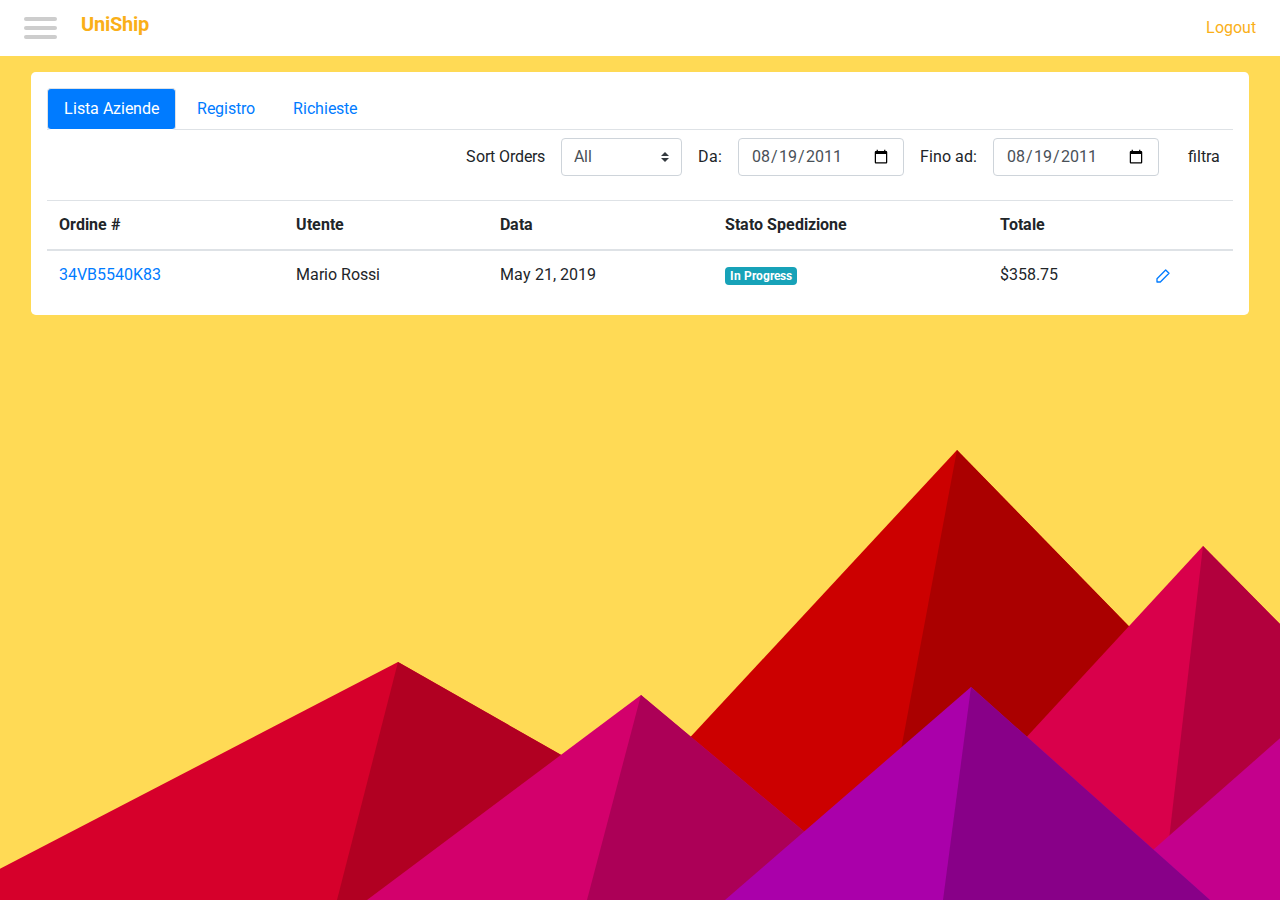
<file: front-end/index.html>
<!doctype html>
<html lang="en">
<head>
  <!-- Required meta tags -->
  <meta charset="utf-8">
  <meta name="viewport" content="width=device-width, initial-scale=1, shrink-to-fit=no">

  <!-- Bootstrap CSS -->
  <link rel="stylesheet"
        href="https://stackpath.bootstrapcdn.com/bootstrap/4.4.1/css/bootstrap.min.css"
        integrity="sha384-Vkoo8x4CGsO3+Hhxv8T/Q5PaXtkKtu6ug5TOeNV6gBiFeWPGFN9MuhOf23Q9Ifjh"
        crossorigin="anonymous">
  <link href="https://fonts.googleapis.com/css?family=Roboto&display=swap" rel="stylesheet">
  <link rel="stylesheet" href="style.css">
  <link rel="stylesheet" href="https://use.fontawesome.com/releases/v5.12.0/css/all.css"
        integrity="sha384-REHJTs1r2ErKBuJB0fCK99gCYsVjwxHrSU0N7I1zl9vZbggVJXRMsv/sLlOAGb4M"
        crossorigin="anonymous">
  <title>UniShip</title>
</head>
<body>
<div class="page-wrapper default-theme sidebar-bg bg1">
  <nav id="sidebar" class="sidebar-wrapper overflow-auto custom-scrollbar">
    <div class="overlay-slider"></div>

    <div class="card info-card rounded-lg m-3 p-2">

      <!-- Background color -->
      <div class="card-up pr-1">
        <img src="images/uniLogo.png" alt="logo">
      </div>

      <!-- Content -->
      <div class="card-body">
        <!-- Name -->
        <h4 class="card-title text-center font-weight-bold">Mario Rossi</h4>
        <p class="card-text text-center font-italic">0512106666</p>
        <hr>
        <!-- Some Text -->
        <p> Lorem ipsum dolor sit amet, consectetur adipisicing elit. Eos,
          adipisci</p>
      </div>

    </div>

    <div id="progress-cicle" class="bg-white rounded-lg p-5 shadow m-3">
      <h2 class="h6 font-weight-bold text-center mb-4">Total overdue</h2>
      <!-- Progress bar 4 -->
      <div class="progress mx-auto" data-value='100'>
                <span class="progress-left">
                      <span class="progress-bar border-warning"></span>
                </span>
        <span class="progress-right">
                      <span class="progress-bar border-warning"></span>
                </span>

        <div
            class="progress-value w-100 h-100 rounded-circle d-flex align-items-center justify-content-center">
          <div class="h2 font-weight-bold">12<sup class="small">%</sup></div>
        </div>
      </div>
      <!-- END -->

      <!-- Demo info -->
      <div class="row text-center mt-4">
        <div class="col-6 border-right">
          <div class="h4 font-weight-bold mb-0">28%</div>
          <span class="small text-gray">Last week</span>
        </div>
        <div class="col-6">
          <div class="h4 font-weight-bold mb-0">60%</div>
          <span class="small text-gray">Last month</span>
        </div>
      </div>
      <!-- END -->
    </div>

    <div class="card info-card rounded-lg m-3 p-2">

      <!-- Background color -->
      <div class="card-up pr-1">
        <img src="images/uniLogo.png" alt="logo">
      </div>

      <!-- Content -->
      <div class="card-body">
        <!-- Name -->
        <h4 class="card-title text-center font-weight-bold">Mario Rossi</h4>
        <p class="card-text text-center font-italic">0512106666</p>
        <hr>
        <!-- Some Text -->
        <p> Lorem ipsum dolor sit amet, consectetur adipisicing elit. Eos,
          adipisci</p>
      </div>

    </div>


  </nav>
  <!-- page-content  -->
  <main class="page-content">
    <div id="overlay" class="overlay"></div>


    <nav id="navbar" class="navbar navbar-expand-md navbar-light bg-white">
      <button id="toggle-sidebar" class="toggle-btn" type="button">
        <span></span>
        <span></span>
        <span></span>
      </button>
      <a class="navbar-brand px-3 font-weight-bold primary-color h4" href="#">UniShip</a>
      <ul class="navbar-nav ml-auto">
        <li class="nav-item active">
          <a class="nav-link primary-color" href="#">Logout <i class="fas fa-sign-out-alt"></i></a>
        </li>
      </ul>
    </nav>


    <div class="container-fluid ">
      <div class="table-pills m-3 p-3 rounded-lg">
        <ul class="nav nav-tabs nav-pills" role="tablist">

          <li class="nav-item">
            <a id="pills-view-aziende" class="nav-link active" data-toggle="pill"
               href="#pills-aziende" role="tab" aria-controls="pills-aziende" aria-selected="true">
              <i class="far fa-building"></i>
              Lista Aziende
            </a>

          </li>
          <li class="nav-item">
            <a id="pills-view-registro" class="nav-link" data-toggle="pill"
               href="#pills-registro"
               role="tab" aria-controls="pills-registro" aria-selected="false">
              <i class="fas fa-business-time"></i>
              &nbsp;Registro
            </a>
          </li>

          <li class="nav-item">
            <a id="pills-view-richieste" class="nav-link" data-toggle="pill"
               href="#pills-richieste"
               role="tab" aria-controls="pills-richieste" aria-selected="false">
              <i class="fas fa-tasks"></i>
              &nbsp;Richieste
            </a>
          </li>
        </ul>
        <div class="tab-content" id="pills-tabContent">
          <div class="tab-pane fade show active" id="pills-aziende" role="tabpanel"
               aria-labelledby="pills-view-aziende">
            <div class="d-flex justify-content-end pb-3">
              <div class="form-inline my-2">
                <label class="mr-3" for="order-sort">Sort Orders</label>
                <select class="form-control custom-select mr-3" id="order-sort">
                  <option>All</option>
                  <option>Delivered</option>
                  <option>In Progress</option>
                  <option>Delayed</option>
                  <option>Canceled</option>
                </select>
                <label class="mr-3" for="example-date-input"> Da: </label>
                <input class="form-control mr-3" type="date" value="2011-08-19"
                       id="example-date-input">
                <label class="mr-3" for="example-date-input"> Fino ad: </label>
                <input class="form-control mr-3" type="date" value="2011-08-19"
                       id="example-date-input">
                <input type="submit" value="filtra" class="btn">
              </div>
            </div>
            <div class="table-responsive font-size-sm">
              <table class="table table-hover mb-0 ">
                <thead>
                <tr>
                  <th>Ordine #</th>
                  <th>Utente</th>
                  <th>Data</th>
                  <th>Stato Spedizione</th>
                  <th>Totale</th>
                  <th></th>
                </tr>
                </thead>
                <tbody>
                <tr>
                  <td><a class="nav-link-inline" href="#order-details" data-toggle="modal">34VB5540K83</a>
                  </td>
                  <td>Mario Rossi</td>
                  <td>May 21, 2019</td>
                  <td><span class="badge badge-info m-0">In Progress</span></td>
                  <td>$358.75</td>
                  <td class="align-middle">
                    <a class="nav-link-inline mr-2" href="#change-state" data-toggle="modal"
                       data-toggle="tooltip" data-placement="top" title="Modifica stato">
                      <svg xmlns="http://www.w3.org/2000/svg" width="24" height="24"
                           viewBox="0 0 24 24" fill="none" stroke="currentColor" stroke-width="2"
                           stroke-linecap="round" stroke-linejoin="round"
                           class="feather feather-edit-2" style="width: 1rem; height: 1rem;">
                        <polygon points="16 3 21 8 8 21 3 21 3 16 16 3"></polygon>
                      </svg>
                    </a>
                  </td>
                </tr>
                </tbody>
              </table>
            </div>
          </div>
          <div class="tab-pane fade" id="pills-registro" role="tabpanel"
               aria-labelledby="pills-view-registro">
            <form class="needs-validation py-5" novalidate="">
              <div class="row">
                <div class="col-sm-6">
                  <div class="form-group">
                    <label for="name">Nome Articolo <strong class="text-danger">*</strong></label>
                    <input class="form-control" type="text" id="name">
                    <div class="invalid-feedback">Inserisci un nome valido</div>
                  </div>
                </div>
                <div class="col-sm-6">
                  <div class="form-group">
                    <label for="price">Prezzo <strong class="text-danger">*</strong></label>
                    <input class="form-control" type="text" id="price">
                    <div class="invalid-feedback">Inserisci un prezzo valido</div>
                  </div>
                </div>
              </div>
              <div class="form-group">
                <label for="description">Descrizione</label>
                <textarea class="form-control" rows="6" id="description"></textarea>
              </div>
              <div class="row">
                <div class="col-sm-3">
                  <div class="form-group">
                    <label for="kind">Genere<strong class="text-danger">*</strong></label>
                    <input class="form-control" type="text" required="" id="kind">
                  </div>
                </div>
                <div class="col-sm-3">
                  <div class="form-group">
                    <label for="quantity">Quantit&agrave;<strong
                        class="text-danger">*</strong></label>
                    <input class="form-control" type="number" required="" id="quantity">
                    <div class="invalid-feedback">Inserisci una quantit&agrave; corretta</div>
                  </div>
                </div>
                <div class="col-sm-3">
                  <div class="form-group">
                    <label for="discount">Percentuale sconto<strong
                        class="text-danger">*</strong></label>
                    <input class="form-control" type="number" required="" id="discount">
                    <div class="invalid-feedback">Inserisci una percentuale corretta</div>
                  </div>
                </div>
                <div class="col-sm-3">
                  <div class="form-group">
                    <label for="iva">IVA<strong class="text-danger">*</strong></label>
                    <input class="form-control" type="number" required="" id="iva">
                    <div class="invalid-feedback">Inserisci una percentuale iva corretta</div>
                  </div>
                </div>
              </div>
              <div class="row">
                <div class="col-sm-6">
                  <div class="form-group">
                    <label for="file">Immagini</label><br>
                    <input type="file" class="form-control-file" id="file">
                  </div>
                </div>
              </div>
              <input class="btn btn-primary mr-4 my-3" type="submit">
            </form>
          </div>
          <div class="tab-pane fade" id="pills-richieste" role="tabpanel"
               aria-labelledby="pills-view-richieste">
            <div class="d-flex justify-content-end pb-3">
              <div class="form-inline my-2">
                <label class="mr-3" for="order-sort">Sort Orders</label>
                <select class="form-control custom-select mr-3" id="order-sort">
                  <option>All</option>
                  <option>Delivered</option>
                  <option>In Progress</option>
                  <option>Delayed</option>
                  <option>Canceled</option>
                </select>
                <label class="mr-3" for="example-date-input"> Da: </label>
                <input class="form-control mr-3" type="date" value="2011-08-19"
                       id="example-date-input">
                <label class="mr-3" for="example-date-input"> Fino ad: </label>
                <input class="form-control mr-3" type="date" value="2011-08-19"
                       id="example-date-input">
                <input type="submit" value="filtra" class="btn">
              </div>
            </div>
            <div class="table-responsive font-size-sm">
              <table class="table table-hover mb-0 ">
                <thead>
                <tr>
                  <th>ID #</th>
                  <th>Nome</th>
                  <th>Cognome</th>
                  <th>Email</th>
                  <th></th>
                </tr>
                </thead>
                <tbody>
                <tr>
                  <td>1</td>
                  <td>Mario</td>
                  <td>rossi</td>
                  <td>mariorossi@email.it</td>
                  <td class="align-middle">
                    <a class="nav-link-inline mr-2" href="#submit-confirmation" data-toggle="modal"
                       data-toggle="tooltip" data-placement="top" title="redi amministratore">
                      <svg xmlns="http://www.w3.org/2000/svg" width="24" height="24"
                           viewBox="0 0 24 24" fill="none" stroke="currentColor" stroke-width="2"
                           stroke-linecap="round" stroke-linejoin="round"
                           class="feather feather-edit-2" style="width: 1rem; height: 1rem;">
                        <polygon points="16 3 21 8 8 21 3 21 3 16 16 3"></polygon>
                      </svg>
                    </a>
                  </td>
                </tr>
                </tbody>
              </table>
            </div>
          </div>
        </div>
      </div>
    </div>
  </main>
</div>

<div class="toast-area" aria-live="polite" aria-atomic="true">
  <!-- Position it -->
  <div class="toast-box">

    <!-- Then put toasts within -->
    <div class="toast" role="alert" aria-live="assertive" aria-atomic="true" data-animation="true"
         data-delay="5000">
      <div class="toast-header">
        <span class="circle bg-success"></span>
        <strong class="mr-auto">UniShip</strong>
        <small class="text-muted">just now</small>
        <button type="button" class="ml-2 mb-1 close" data-dismiss="toast" aria-label="Close">
          <span aria-hidden="true">&times;</span>
        </button>
      </div>
      <div class="toast-body">
        Ciao, sono un messaggio di successo e scompariro' tra 5 secondi
      </div>
    </div>

    <div class="toast" role="alert" aria-live="assertive" aria-atomic="true" data-animation="true"
         data-delay="5000">
      <div class="toast-header">
        <span class="circle bg-danger"></span>
        <strong class="mr-auto">UniShip</strong>
        <small class="text-muted">just now</small>
        <button type="button" class="ml-2 mb-1 close" data-dismiss="toast" aria-label="Close">
          <span aria-hidden="true">&times;</span>
        </button>
      </div>
      <div class="toast-body">
        Ciao, sono un messaggio di errore e scompariro' tra 5 secondi
      </div>
    </div>
  </div>
</div>

<!-- Optional JavaScript -->
<!-- jQuery first, then Popper.js, then Bootstrap JS -->
<script src="https://code.jquery.com/jquery-3.4.1.slim.min.js"
        integrity="sha384-J6qa4849blE2+poT4WnyKhv5vZF5SrPo0iEjwBvKU7imGFAV0wwj1yYfoRSJoZ+n"
        crossorigin="anonymous"></script>
<script src="https://cdn.jsdelivr.net/npm/popper.js@1.16.0/dist/umd/popper.min.js"
        integrity="sha384-Q6E9RHvbIyZFJoft+2mJbHaEWldlvI9IOYy5n3zV9zzTtmI3UksdQRVvoxMfooAo"
        crossorigin="anonymous"></script>
<script src="https://stackpath.bootstrapcdn.com/bootstrap/4.4.1/js/bootstrap.min.js"
        integrity="sha384-wfSDF2E50Y2D1uUdj0O3uMBJnjuUD4Ih7YwaYd1iqfktj0Uod8GCExl3Og8ifwB6"
        crossorigin="anonymous"></script>
<script src="script.js"></script>
</body>
</html>
</file>
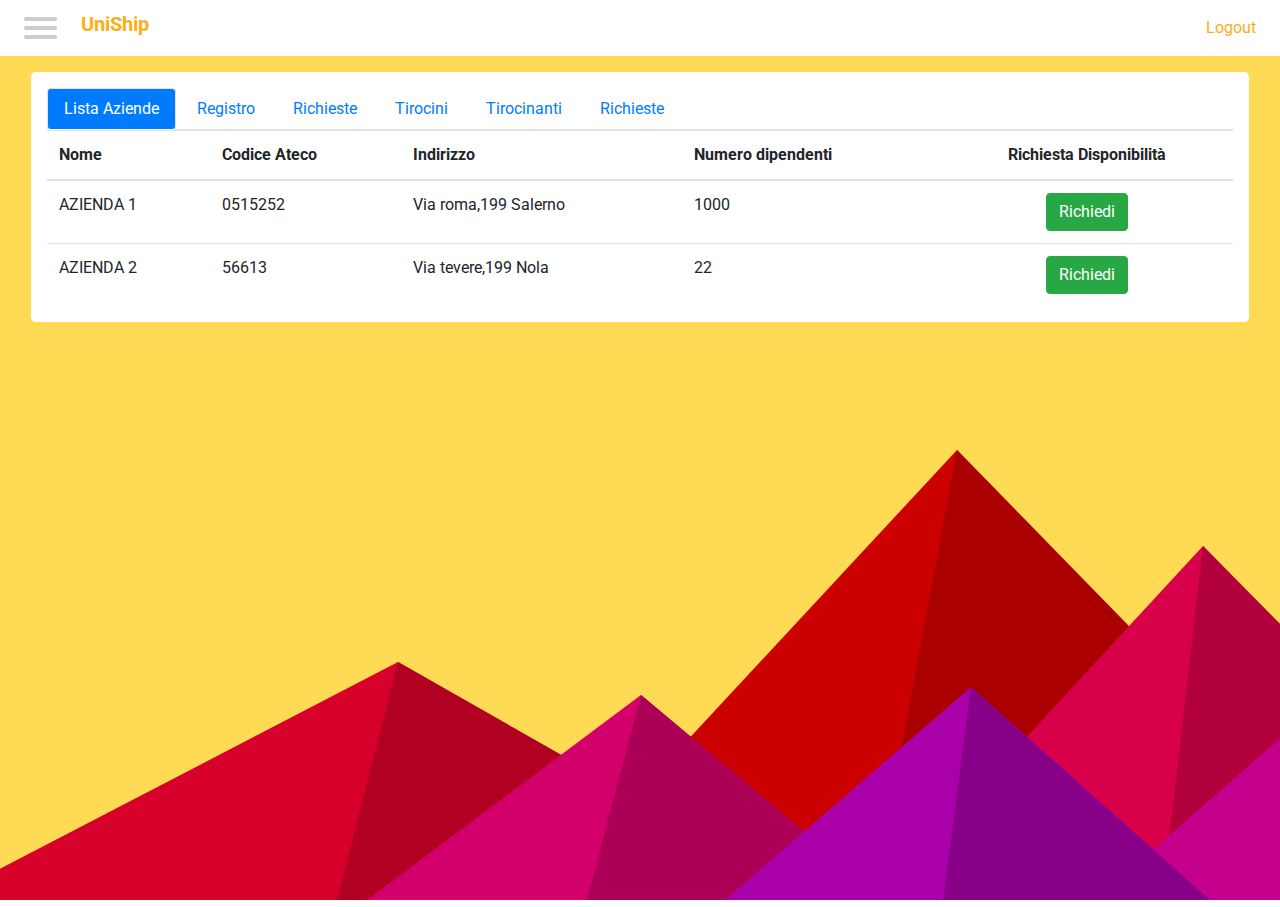
<file: src/main/webapp/index.html>
<!doctype html>
<html lang="en">
<head>
  <!-- Required meta tags -->
  <meta charset="utf-8">
  <meta name="viewport" content="width=device-width, initial-scale=1, shrink-to-fit=no">

  <!-- Bootstrap CSS -->
  <link rel="stylesheet"
        href="https://stackpath.bootstrapcdn.com/bootstrap/4.4.1/css/bootstrap.min.css"
        integrity="sha384-Vkoo8x4CGsO3+Hhxv8T/Q5PaXtkKtu6ug5TOeNV6gBiFeWPGFN9MuhOf23Q9Ifjh"
        crossorigin="anonymous">
  <link href="https://fonts.googleapis.com/css?family=Roboto&display=swap" rel="stylesheet">
  <link rel="stylesheet" href="css/style.css">
  <link rel="stylesheet" href="https://use.fontawesome.com/releases/v5.12.0/css/all.css"
        integrity="sha384-REHJTs1r2ErKBuJB0fCK99gCYsVjwxHrSU0N7I1zl9vZbggVJXRMsv/sLlOAGb4M"
        crossorigin="anonymous">
  <link rel="icon" type="image/png" sizes="32x32" href="images/favicon-32x32.png">
  <title>UniShip</title>
</head>
<body>
<div class="page-wrapper default-theme sidebar-bg bg1">
  <nav id="sidebar" class="sidebar-wrapper overflow-auto custom-scrollbar">
    <div class="overlay-slider"></div>

    <div class="card info-card rounded-lg m-3 p-2">

      <!-- Background color -->
      <div class="card-up pr-1">
        <img src="images/uniLogo.png" alt="logo">
      </div>

      <!-- Content -->
      <div class="card-body">
        <!-- Name -->
        <h4 id="nomeUtente" class="card-title text-center font-weight-bold">Mario Rossi</h4>
        <p id="numeroMatricola" class="card-text text-center font-italic">0512106666</p>
        <hr>
        <!-- Some Text -->
        <p> Lorem ipsum dolor sit amet, consectetur adipisicing elit. Eos,
          adipisci</p>
      </div>

    </div>

    <div id="progress-cicle" class="bg-white rounded-lg p-5 shadow m-3">
      <h2 class="h6 font-weight-bold text-center mb-4">Total overdue</h2>
      <!-- Progress bar 4 -->
      <div class="progress mx-auto" data-value='100'>
                <span class="progress-left">
                      <span class="progress-bar border-warning"></span>
                </span>
        <span class="progress-right">
                      <span class="progress-bar border-warning"></span>
                </span>

        <div
            class="progress-value w-100 h-100 rounded-circle d-flex align-items-center justify-content-center">
          <div class="h2 font-weight-bold">12<sup class="small">%</sup></div>
        </div>
      </div>
      <!-- END -->

      <!-- Demo info -->
      <div class="row text-center mt-4">
        <div class="col-6 border-right">
          <div class="h4 font-weight-bold mb-0">28%</div>
          <span class="small text-gray">Last week</span>
        </div>
        <div class="col-6">
          <div class="h4 font-weight-bold mb-0">60%</div>
          <span class="small text-gray">Last month</span>
        </div>
      </div>
      <!-- END -->
    </div>

    <div class="card info-card rounded-lg m-3 p-2">

      <!-- Background color -->
      <div class="card-up pr-1">
        <img src="images/uniLogo.png" alt="logo">
      </div>

      <!-- Content -->
      <div class="card-body">
        <!-- Name -->
        <h4 class="card-title text-center font-weight-bold">Mario Rossi</h4>
        <p class="card-text text-center font-italic">0512106666</p>
        <hr>
        <!-- Some Text -->
        <p> Lorem ipsum dolor sit amet, consectetur adipisicing elit. Eos,
          adipisci</p>
      </div>

    </div>


  </nav>
  <!-- page-content  -->
  <main class="page-content">
    <div id="overlay" class="overlay"></div>


    <nav id="navbar" class="navbar navbar-expand-md navbar-light bg-white">
      <button id="toggle-sidebar" class="toggle-btn" type="button">
        <span></span>
        <span></span>
        <span></span>
      </button>
      <a class="navbar-brand px-3 font-weight-bold primary-color h4" href="#">UniShip</a>
      <ul class="navbar-nav ml-auto">
        <li class="nav-item active">
          <a class="nav-link primary-color" href="#">Logout <i class="fas fa-sign-out-alt"></i></a>
        </li>
      </ul>
    </nav>


    <div class="container-fluid ">
      <div class="table-pills m-3 p-3 rounded-lg">
        <ul class="nav nav-tabs nav-pills" role="tablist">

          <li class="nav-item">
            <a id="pills-view-aziende" class="nav-link active" data-toggle="pill"
               href="#pills-aziende" role="tab" aria-controls="pills-aziende" aria-selected="true">
              <i class="far fa-building"></i>
              Lista Aziende
            </a>

          </li>
          <li class="nav-item">
            <a id="pills-view-registro" class="nav-link" data-toggle="pill"
               href="#pills-registro"
               role="tab" aria-controls="pills-registro" aria-selected="false">
              <i class="fas fa-business-time"></i>
              &nbsp;Registro
            </a>
          </li>

          <li class="nav-item">
            <a id="pills-view-richieste" class="nav-link" data-toggle="pill"
               href="#pills-richieste"
               role="tab" aria-controls="pills-richieste" aria-selected="false">
              <i class="fas fa-tasks"></i>
              &nbsp;Richieste
            </a>
          </li>

          <li class="nav-item">
            <a id="pills-view-tirocini" class="nav-link" data-toggle="pill"
               href="#pills-tirocini"
               role="tab" aria-controls="pills-tirocini" aria-selected="false">
              <i class="fas fa-file"></i>
              &nbsp;Tirocini
            </a>
          </li>

          <li class="nav-item">
            <a id="pills-view-tirocinanti" class="nav-link" data-toggle="pill"
               href="#pills-tirocinanti"
               role="tab" aria-controls="pills-tirocinanti" aria-selected="false">
              <i class="fas fa-user-clock"></i>
              &nbsp;Tirocinanti
            </a>
          </li>

          <li class="nav-item">
            <a id="pills-view-richiesteAzienda" class="nav-link" data-toggle="pill"
               href="#pills-richiesteAzienda"
               role="tab" aria-controls="pills-richiesteAzienda" aria-selected="false">
              <i class="fas fa-tasks"></i>
              &nbsp;Richieste
            </a>
          </li>
        </ul>
        <div class="tab-content" id="pills-tabContent">
          <div class="tab-pane fade show active" id="pills-aziende" role="tabpanel"
               aria-labelledby="pills-view-aziende">
            <div class="table-responsive font-size-sm">
              <table class="table table-hover mb-0 ">
                <thead>
                <tr>
                  <th>Nome</th>
                  <th>Codice Ateco</th>
                  <th>Indirizzo</th>
                  <th>Numero dipendenti</th>
                  <th class="text-center">Richiesta Disponibilit&agrave;</th>
                </tr>
                </thead>
                <tbody>
                <tr>
                  <td>AZIENDA 1</td>
                  <td>0515252</td>
                  <td>Via roma,199 Salerno</td>
                  <td>1000</td>
                  <td class="text-center">
                    <button class="btn btn-success" data-toggle="modal"
                            data-target="#richiediDisponibilitaModal">Richiedi
                    </button>
                  </td>
                </tr>
                <tr>
                  <td>AZIENDA 2</td>
                  <td>56613</td>
                  <td>Via tevere,199 Nola</td>
                  <td>22</td>
                  <td class="text-center">
                    <button class="btn btn-success">Richiedi</button>
                  </td>
                </tr>
                </tbody>
              </table>
            </div>
          </div>
          <div class="tab-pane fade" id="pills-registro" role="tabpanel"
               aria-labelledby="pills-view-registro">
            <div class="table-responsive font-size-sm min-size-td">
              <table class="table table-hover mb-0 ">
                <thead>
                <tr>
                  <th>Data</th>
                  <th>ore svolte</th>
                  <th>attivita</th>
                </tr>
                </thead>
                <tbody>
                <tr>
                  <td>AZIENDA 1</td>
                  <td>0515252</td>
                  <td>It is a long established fact that a reader will be distracted by the readable
                    content of a page when looking at its layout. The point of using Lorem Ipsum is
                    that it has a more-or-less normal distribution of letters, as opposed to using
                    'Content here, content here', making it look like readable English. Many desktop
                    publishing packages and web page editors now use Lorem Ipsum as their default
                    model text, and a search for 'lorem ipsum' will uncover many web sites still in
                    their infancy. Various versions have evolved over the years, sometimes by
                    accident, sometimes on purpose (injected humour and the like).
                  </td>
                </tr>
                </tbody>
              </table>
            </div>
          </div>
          <div class="tab-pane fade" id="pills-richieste" role="tabpanel"
               aria-labelledby="pills-view-richieste">
            <div class="table-responsive font-size-sm">
              <table class="table table-hover mb-0 min-size-td">
                <thead>
                <tr>
                  <th>Studente</th>
                  <th>Azienda</th>
                  <th>stato</th>
                  <th>Motivazioni</th>
                </tr>
                </thead>
                <tbody>
                <tr>
                  <td>051212222</td>
                  <td>Azienda 1</td>
                  <td><span class="addbadge badge ">Valutazione</span></td>
                  <td>Lorem Ipsum is simply dummy text of the printing and typesetting industry.
                    Lorem Ipsum has been the industry's standard dummy text ever since the 1500s,
                    when an unknown printer took a galley of type and scrambled it to make a type
                    specimen book.
                  </td>
                </tr>
                <tr>
                  <td>051212222</td>
                  <td>Azienda 2</td>
                  <td><span class="addbadge badge ">Accettata</span></td>
                  <td>Lorem Ipsum is simply dummy text of the printing and typesetting industry.
                    Lorem Ipsum has been the industry's standard dummy text ever since the 1500s,
                    when an unknown printer took a galley of type and scrambled it to make a type
                    specimen book.
                  </td>
                </tr>
                <tr>
                  <td>051212222</td>
                  <td>Azienda 3</td>
                  <td><span class="addbadge badge ">Rifiutata</span></td>
                  <td>Lorem Ipsum is simply dummy text of the printing and typesetting industry.
                  </td>
                </tr>
                </tbody>
              </table>
            </div>
          </div>
          <div class="tab-pane fade" id="pills-tirocini" role="tabpanel"
               aria-labelledby="pills-view-richieste">
            <div class="table-responsive font-size-sm">
              <table class="table table-hover mb-0 ">
                <thead>
                <tr>
                  <th>Studente</th>
                  <th>Azienda</th>
                  <th>Tutor Esterno</th>
                  <th>Ore Svolte</th>
                  <th>Ore Totali</th>
                  <th>stato</th>
                </tr>
                </thead>
                <tbody>
                <tr data-toggle="collapse" data-target="#test">
                  <td>051212222</td>
                  <td>Azienda 1</td>
                  <td>Mario Rossi</td>
                  <td>5:00</td>
                  <td>60:00</td>
                  <td><span class="addbadge badge ">Non completo</span></td>
                </tr>
                <tr class="collapse" id="test">
                  <td>051212222</td>
                  <td>Azienda 1</td>
                  <td>Mario Rossi</td>
                </tr>
                <tr>
                  <td>051212222</td>
                  <td>Azienda 1</td>
                  <td>Mario Rossi</td>
                  <td>5:00</td>
                  <td>60:00</td>
                  <td><span class="addbadge badge ">Da valutare</span></td>
                </tr>
                <tr>
                  <td>051212222</td>
                  <td>Azienda 1</td>
                  <td>Mario Rossi</td>
                  <td>5:00</td>
                  <td>60:00</td>
                  <td><span class="addbadge badge ">Accettata</span></td>
                </tr>
                <tr>
                  <td>051212222</td>
                  <td>Azienda 1</td>
                  <td>Mario Rossi</td>
                  <td>5:00</td>
                  <td>60:00</td>
                  <td><span class="addbadge badge ">Rifiutata</span></td>
                </tr>
                </tbody>
              </table>
            </div>
          </div>
          <div class="tab-pane fade" id="pills-tirocinanti" role="tabpanel"
               aria-labelledby="pills-view-aziende">
            <div class="table-responsive font-size-sm">
              <table class="table table-hover mb-0 ">
                <thead>
                <tr>
                  <th>Matricola</th>
                  <th>Nome</th>
                  <th>Cognome</th>
                  <th>Codice Fiscale</th>
                  <th></th>
                </tr>
                </thead>
                <tbody>
                <tr>
                  <td>0512105555</td>
                  <td>Mario</td>
                  <td>Rossi</td>
                  <td>MRORSS98A05H703C</td>
                  <td class="text-center">
                    <button class="btn btn-success" data-toggle="modal"
                            data-target="#aggiungiOreModal">
                      Aggiungi ore
                    </button>
                  </td>
                </tr>
                </tbody>
              </table>
            </div>
          </div>
          <div class="tab-pane fade" id="pills-richiesteAzienda" role="tabpanel"
               aria-labelledby="pills-view-richiesteAzienda">
            <div class="table-responsive font-size-sm">
              <table class="table table-hover mb-0 min-size-td">
                <thead>
                <tr>
                  <th>Matricola</th>
                  <th>Nome</th>
                  <th>Cognome</th>
                  <th>Messaggio</th>
                  <th></th>
                </tr>
                </thead>
                <tbody>
                <tr>
                  <td>051212222</td>
                  <td>Mario</td>
                  <td>Rossi</td>
                  <td>Lorem Ipsum is simply dummy text of the printing and typesetting industry.
                    Lorem Ipsum has been the industry's standard dummy text ever since the 1500s,
                    when an unknown printer took a galley of type and scrambled it to make a type
                    specimen book.
                  </td>
                  <td class="text-center">
                    <button class="btn btn-success" data-toggle="modal"
                            data-target="#accettaDisponibilitaModal">Accetta
                    </button>
                    <button class="btn btn-danger" data-toggle="modal"
                            data-target="#rifiutaDisponibilitaModal">Rifiuta
                    </button>
                  </td>
                </tr>
                </tbody>
              </table>
            </div>
          </div>
        </div>
      </div>
      <div class="modal fade" id="aggiungiOreModal" tabindex="-1" role="dialog"
           aria-hidden="true">
        <div class="modal-dialog modal-xl" role="document">
          <div class="modal-content">
            <div class="modal-header">
              <h5 class="modal-title" id="name">Mario Rossi</h5>
              <button type="button" class="close" data-dismiss="modal" aria-label="Close">
                <span aria-hidden="true">&times;</span>
              </button>
            </div>
            <div class="modal-body">
              <div class="table-responsive font-size-sm">
                <table class="table table-hover mb-0 min-size-td">
                  <thead>
                  <tr>
                    <th>Data</th>
                    <th>ore svolte</th>
                    <th>attivita</th>
                  </tr>
                  </thead>
                  <tbody>
                  <tr>
                    <td>15/01/2020</td>
                    <td>06:00</td>
                    <td>It is a long established fact that a reader will be distracted by the
                      readable
                      content of a page when looking at its layout. The point of using Lorem Ipsum
                      is
                      that it has a more-or-less normal distribution of letters, as opposed to using
                      'Content here, content here', making it look like readable English. Many
                      desktop
                      publishing packages and web page editors now use Lorem Ipsum as their default
                      model text, and a search for 'lorem ipsum' will uncover many web sites still
                      in
                      their infancy. Various versions have evolved over the years, sometimes by
                      accident, sometimes on purpose (injected humour and the like).
                    </td>
                  </tr>
                  <tr>
                    <td>16/01/2020</td>
                    <td>04:00</td>
                    <td>It is a long established fact that a reader will be distracted by the
                      readable
                      content of a page when looking at its layout. The point of using Lorem Ipsum
                      is
                      that it has a more-or-less normal distribution of letters, as opposed to using
                      'Content here, content here', making it look like readable English. Many
                      desktop
                      publishing packages and web page editors now use Lorem Ipsum as their default
                      model text, and a search for 'lorem ipsum' will uncover many web sites still
                      in
                      their infancy. Various versions have evolved over the years, sometimes by
                      accident, sometimes on purpose (injected humour and the like).
                    </td>
                  </tr>
                  </tbody>
                </table>
              </div>
              <hr>
              <form class="form-row">
                <div class="form-group  my-auto col-md-5 col-sm-12">
                  <textarea class="form-control" id="descrizione"
                            placeholder="Descrizione attivita'" rows="3" required></textarea>
                </div>
                <div class="form-group my-auto col-md-3 col-sm-12 row ">
                  <label for="giorno" class="col-4 col-form-label">Data : </label>
                  <input class="form-control col-7" type="date" value="" id="giorno" name="girono"
                         required>
                </div>
                <div class="form-group my-auto col-md-3 col-sm-12 row">
                  <label for="ore" class="col-3 col-form-label">Ore : </label>
                  <input class="form-control col-4" type="time" value="" id="ore" name="ore"
                         required>
                </div>
                <div class="form-group my-auto col-md-1 col-sm-12">
                  <button type="submit" class="btn btn-success m-2">Aggiungi</button>
                </div>
              </form>
            </div>
          </div>
        </div>
      </div>
    </div>
    <div class="modal fade" id="richiediDisponibilitaModal" tabindex="-1" role="dialog"
         aria-hidden="true">
      <div class="modal-dialog" role="document">
        <div class="modal-content">
          <div class="modal-header">
            <h5 class="modal-title" id="nomeAzienda">Azienda 1</h5>
            <button type="button" class="close" data-dismiss="modal" aria-label="Close">
              <span aria-hidden="true">&times;</span>
            </button>
          </div>
          <div class="modal-body">
            <form>
              <div class="form-group">
                <label for="messaggio" class="col-form-label">Messaggio:</label>
                <textarea class="form-control" id="messaggio" required></textarea>
              </div>
            </form>
          </div>
          <div class="modal-footer">
            <button type="button" class="btn btn-danger" data-dismiss="modal">Annulla</button>
            <button type="button" class="btn btn-success">Richiedi</button>
          </div>
        </div>
      </div>
    </div>
    <div class="modal fade" id="rifiutaDisponibilitaModal" tabindex="-1" role="dialog"
         aria-hidden="true">
      <div class="modal-dialog" role="document">
        <div class="modal-content">
          <div class="modal-header">
            <h5 class="modal-title" id="nomeStudente">Mario Rossi - matricola</h5>
            <button type="button" class="close" data-dismiss="modal" aria-label="Close">
              <span aria-hidden="true">&times;</span>
            </button>
          </div>
          <div class="modal-body">
            <form>
              <div class="form-group">
                <label for="motivazioni" class="col-form-label">Motivazioni:</label>
                <textarea class="form-control" id="motivazioni" required></textarea>
              </div>
            </form>
          </div>
          <div class="modal-footer">
            <button type="button" class="btn btn-danger" data-dismiss="modal">Annulla</button>
            <button type="button" class="btn btn-success">Rifiuta</button>
          </div>
        </div>
      </div>
    </div>
    <div class="modal fade" id="accettaDisponibilitaModal" tabindex="-1" role="dialog"
         aria-hidden="true">
      <div class="modal-dialog modal-lg" role="document">
        <div class="modal-content">
          <div class="modal-header">
            <h5 class="modal-title" id="nomeAlunno">Mario Rossi - matricola</h5>
            <button type="button" class="close" data-dismiss="modal" aria-label="Close">
              <span aria-hidden="true">&times;</span>
            </button>
          </div>
          <div class="modal-body">
            <h6>Compila il progetto formativo</h6>
            <form class="m-3">
              <div class="form-group">
                <input class="form-control" type="number" placeholder="cfu" id="numeroCfu" required>
              </div>
              <div class="form-group">
                <input class="form-control" type="text" placeholder="Sede Svolgimento"
                       id="sedeSvolgimento" required>
              </div>
              <div class="form-group">
                <textarea class="form-control" id="obiettivi" placeholder="Obiettivi"
                          rows="3" required></textarea>
              </div>
              <div class="form-group">
                <textarea class="form-control" id="competenze" placeholder="Competenze da acquisire"
                          rows="3" required></textarea>
              </div>
              <div class="form-group">
                <textarea class="form-control" id="attivita" placeholder="Attvit&agrave;"
                          rows="3" required></textarea>
              </div>
              <div class="form-group">
                <textarea class="form-control" id="modalita" placeholder="Modalita di svolgimento"
                          rows="3" required></textarea>
              </div>
              <div class="form-group">
                <input class="form-control" type="text" placeholder="Orario Lavorativo"
                       id="orarioLavorativo" required>
              </div>
              <div class="form-group">
                <input class="form-control" type="text" placeholder="Numero RC"
                       id="numeroRc" required>
              </div>
              <div class="form-group">
                <input class="form-control" type="text" placeholder="Polizza assicurativa infortuni"
                       id="polizza" required>
              </div>
              <div class="form-row">
                <div class="form-group col-md-6">
                  <label for="dataInizio" class="col-4 col-form-label">Data inizio :</label>
                  <div class="col-8">
                    <input class="form-control" type="date" value="2011-08-19" id="dataInizio"
                           required>
                  </div>
                </div>
                <div class="form-group col-md-6">
                  <label for="dataFine" class="col-4 col-form-label">Data fine :</label>
                  <div class="col-8">
                    <input class="form-control" type="date" value="2011-08-19" id="dataFine"
                           required>
                  </div>
                </div>
              </div>
            </form>
          </div>
          <div class="modal-footer">
            <button type="button" class="btn btn-danger" data-dismiss="modal">Annulla</button>
            <button type="button" class="btn btn-success">Invia</button>
          </div>
        </div>
      </div>
    </div>
  </main>
</div>

<div class="toast-area" aria-live="polite" aria-atomic="true">
  <!-- Position it -->
  <div class="toast-box">

    <!-- Then put toasts within -->
    <div class="toast" role="alert" aria-live="assertive" aria-atomic="true" data-animation="true"
         data-delay="5000">
      <div class="toast-header">
        <span class="circle bg-success"></span>
        <strong class="mr-auto">UniShip</strong>
        <small class="text-muted">just now</small>
        <button type="button" class="ml-2 mb-1 close" data-dismiss="toast" aria-label="Close">
          <span aria-hidden="true">&times;</span>
        </button>
      </div>
      <div class="toast-body">
        Ciao, sono un messaggio di successo e scompariro' tra 5 secondi
      </div>
    </div>

    <div class="toast" role="alert" aria-live="assertive" aria-atomic="true" data-animation="true"
         data-delay="5000">
      <div class="toast-header">
        <span class="circle bg-danger"></span>
        <strong class="mr-auto">UniShip</strong>
        <small class="text-muted">just now</small>
        <button type="button" class="ml-2 mb-1 close" data-dismiss="toast" aria-label="Close">
          <span aria-hidden="true">&times;</span>
        </button>
      </div>
      <div class="toast-body">
        Ciao, sono un messaggio di errore e scompariro' tra 5 secondi
      </div>
    </div>
  </div>
</div>

<!-- Optional JavaScript -->
<!-- jQuery first, then Popper.js, then Bootstrap JS -->
<script src="https://code.jquery.com/jquery-3.4.1.js"
        integrity="sha256-WpOohJOqMqqyKL9FccASB9O0KwACQJpFTUBLTYOVvVU="
        crossorigin="anonymous"></script>
<script src="https://cdn.jsdelivr.net/npm/popper.js@1.16.0/dist/umd/popper.min.js"
        integrity="sha384-Q6E9RHvbIyZFJoft+2mJbHaEWldlvI9IOYy5n3zV9zzTtmI3UksdQRVvoxMfooAo"
        crossorigin="anonymous"></script>
<script src="https://stackpath.bootstrapcdn.com/bootstrap/4.4.1/js/bootstrap.min.js"
        integrity="sha384-wfSDF2E50Y2D1uUdj0O3uMBJnjuUD4Ih7YwaYd1iqfktj0Uod8GCExl3Og8ifwB6"
        crossorigin="anonymous"></script>
<script src="js/script.js"></script>
</body>
</html>
</file>
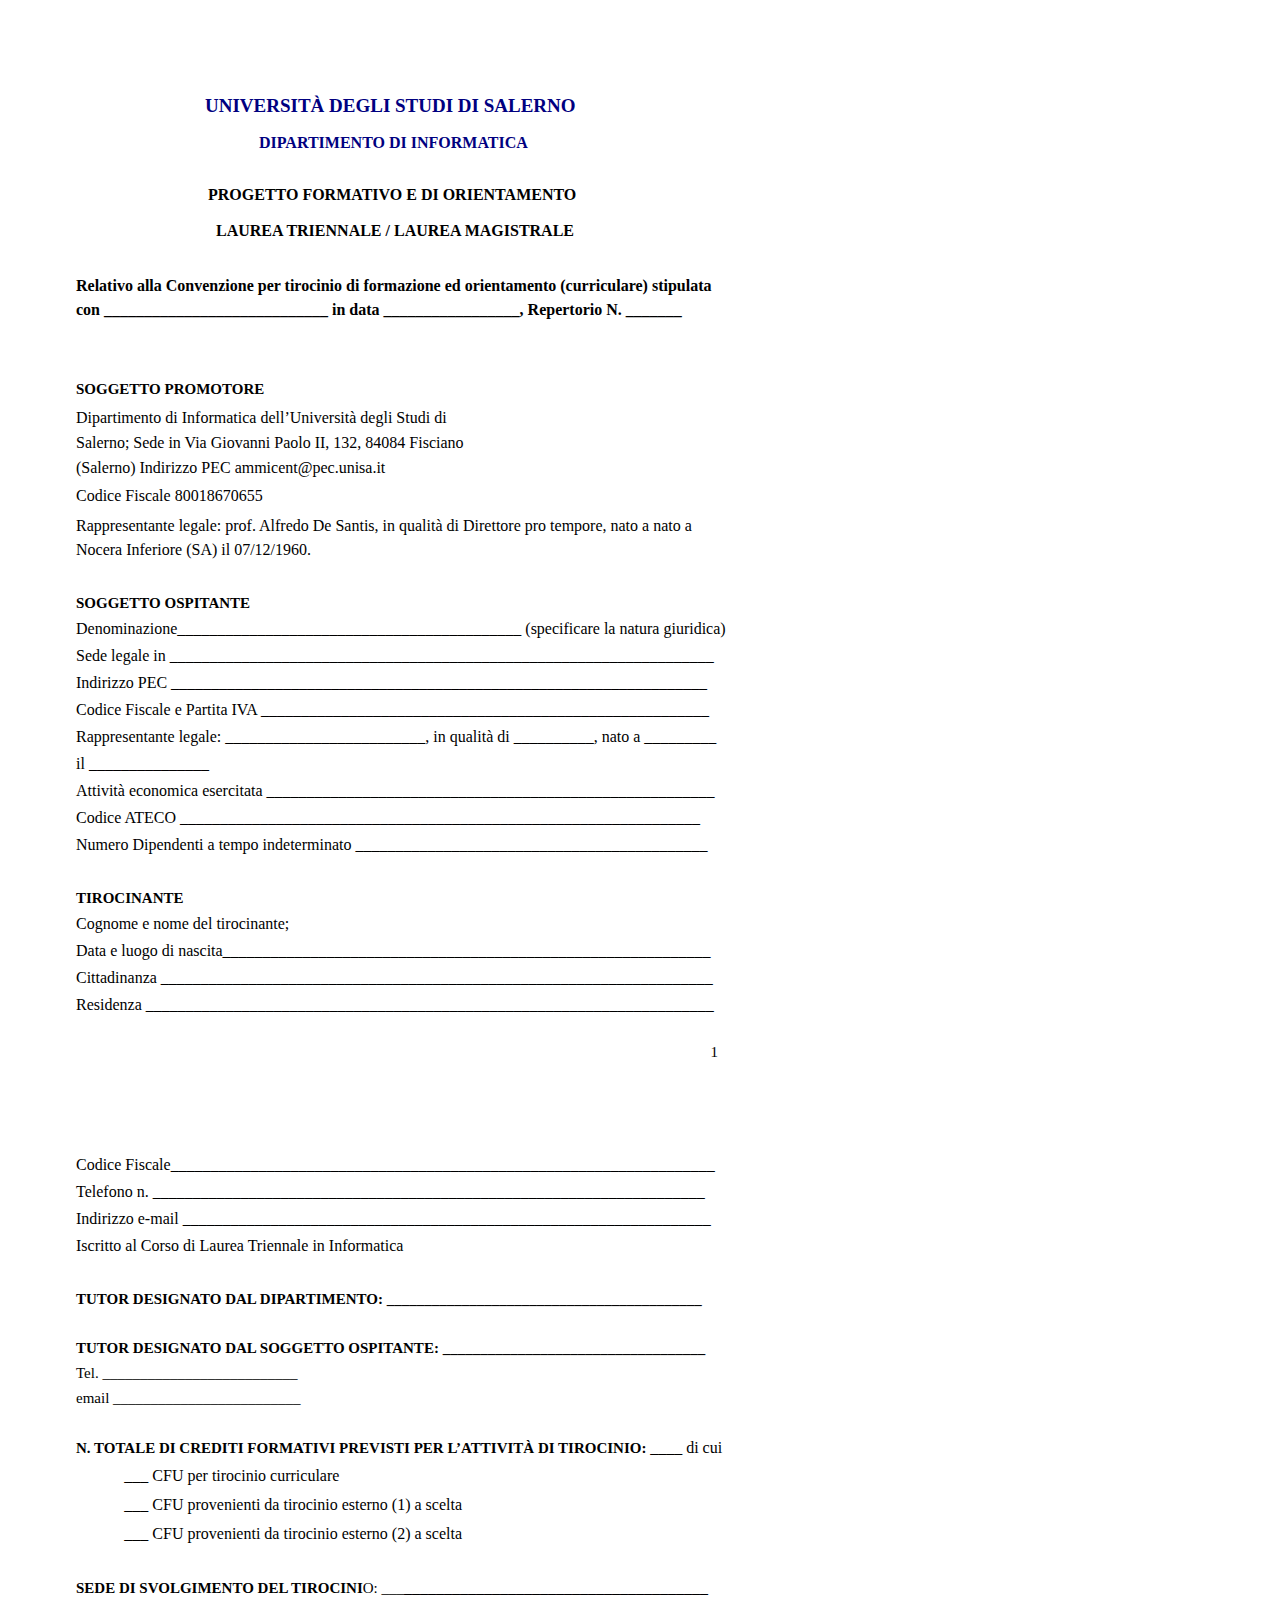
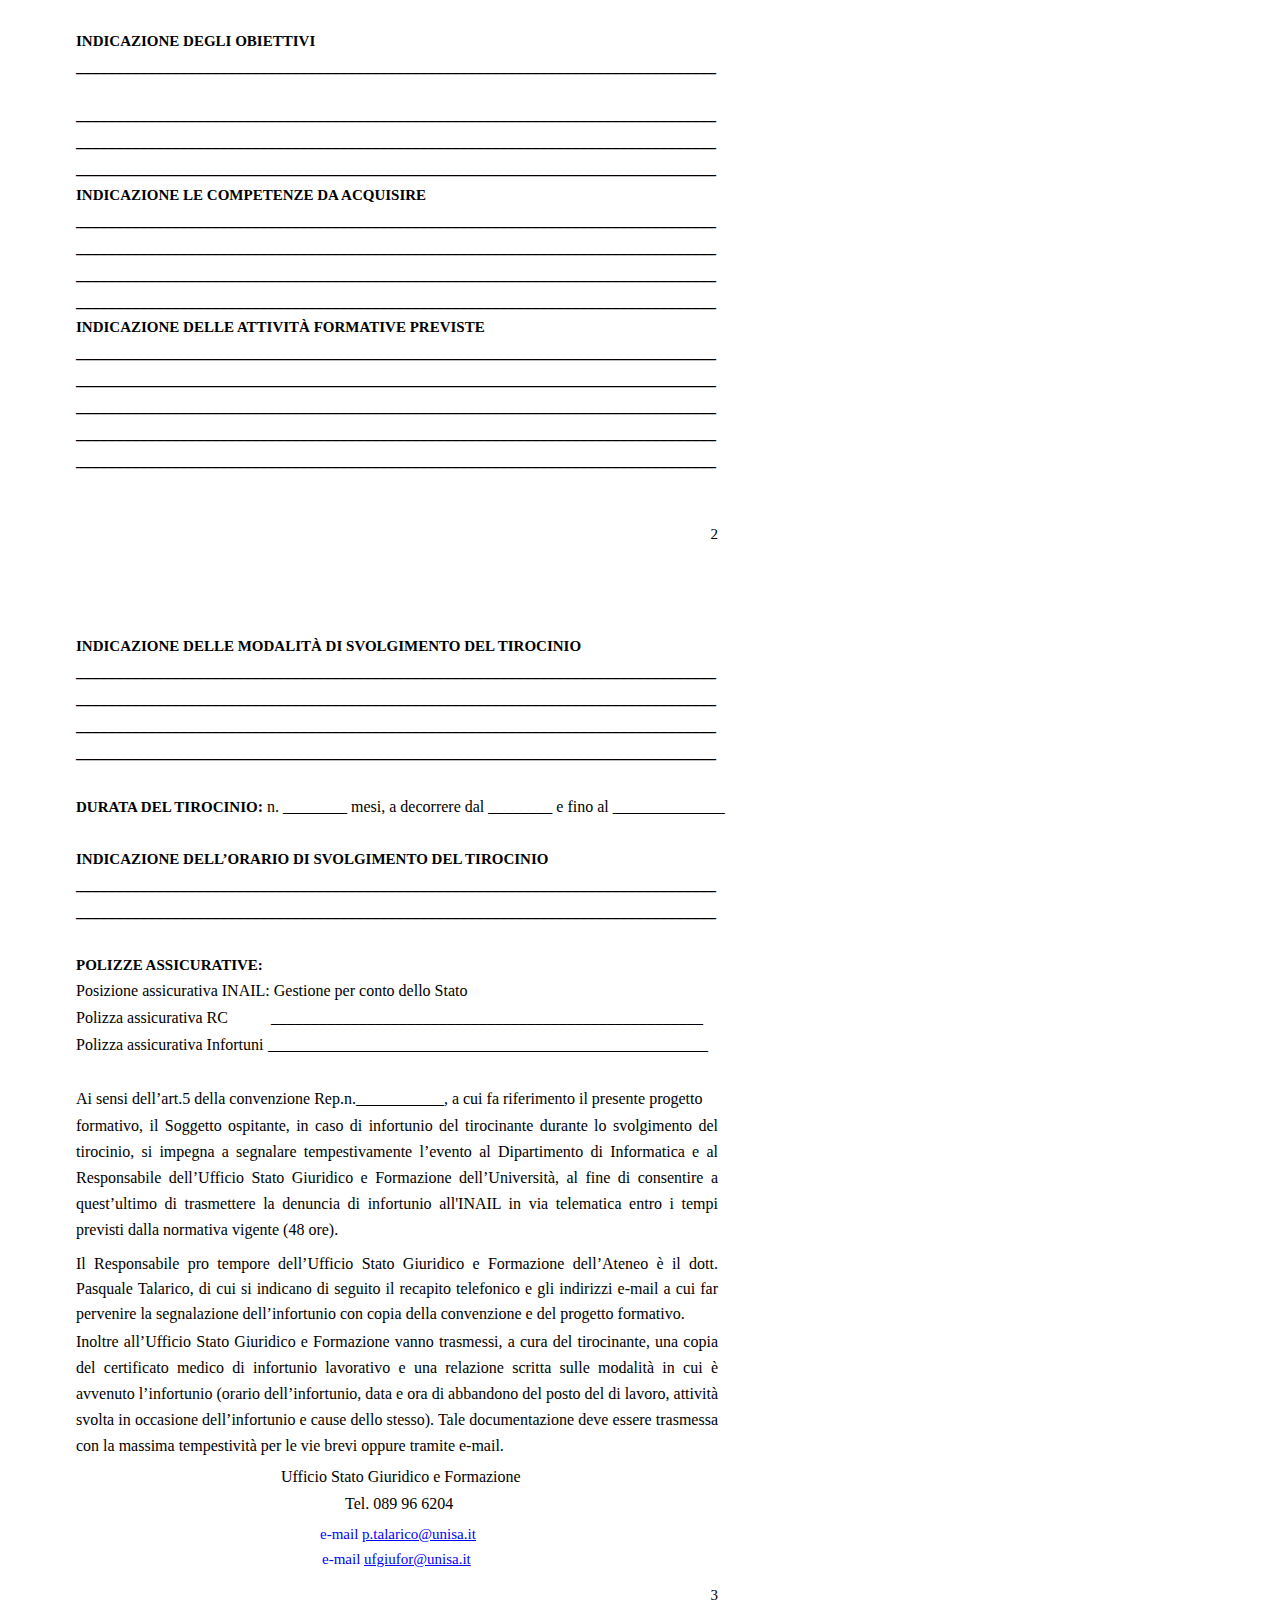
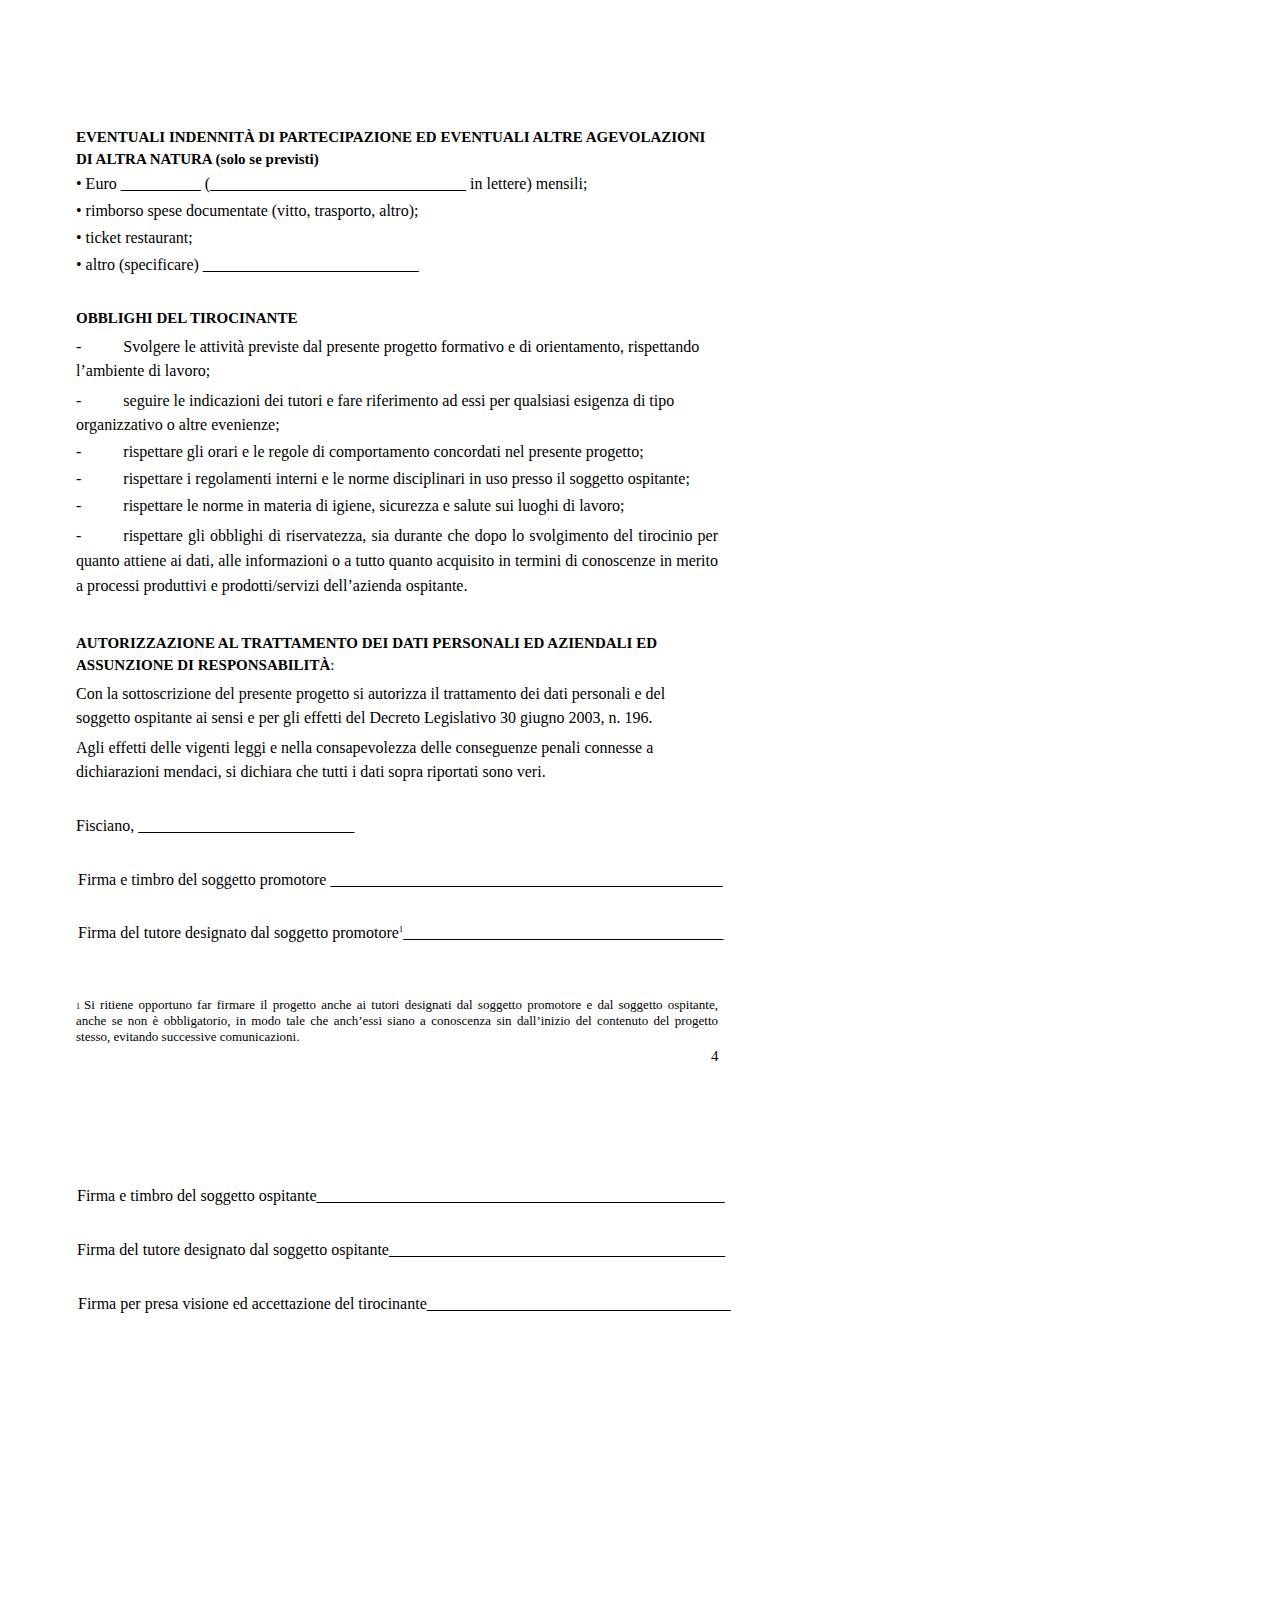
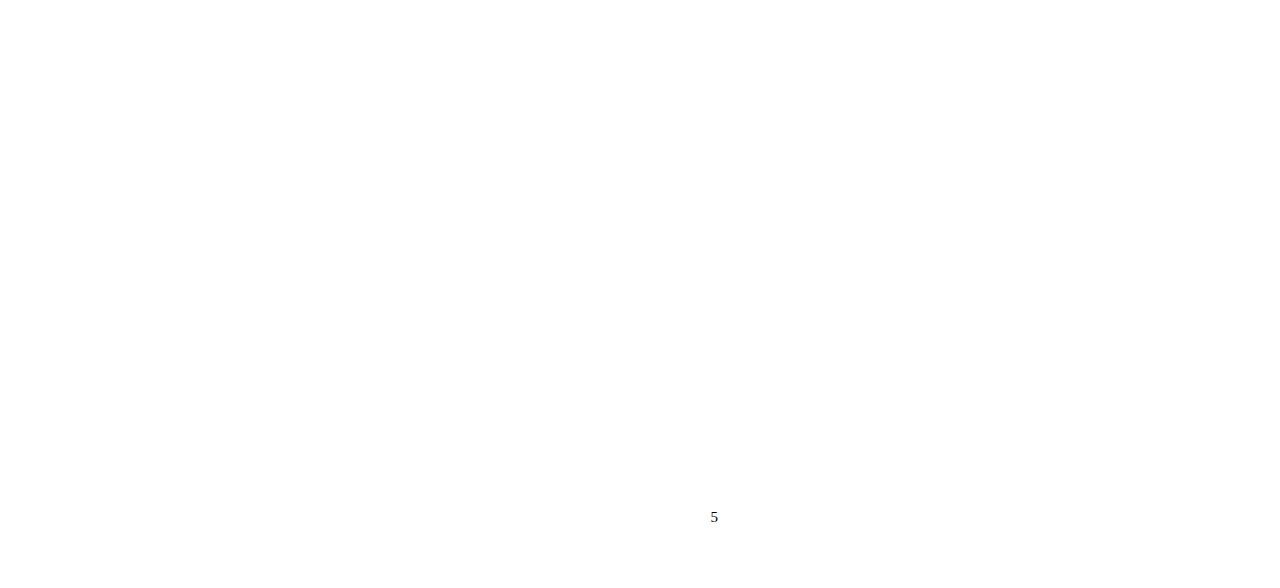
<file: templatePDF/fs-progetto-formativo-curriculare.html>
<!DOCTYPE HTML PUBLIC "-//W3C//DTD HTML 4.01//EN" "http://www.w3.org/TR/html4/strict.dtd">
<HTML lang="it">
<HEAD>
  <META http-equiv="Content-Type" content="text/html; charset=UTF-8">
  <META http-equiv="X-UA-Compatible" content="IE=8">
  <TITLE>fs-progetto-formativo-curriculare</TITLE>
  <STYLE type="text/css">

    body {
      margin-top: 0;
      margin-left: 0;
    }

    .p80 {
      word-wrap: break-word;
      width: 81%;
      margin-bottom: 30px !important;
    }

    #page_1 {
      position: relative;
      overflow: hidden;
      margin: 95px 0 62px 0;
      padding: 0;
      border: none;
      width: 794px;
    }


    #page_2 {
      position: relative;
      overflow: hidden;
      margin: 95px 0 62px 0;
      padding: 0;
      border: none;
      width: 794px;
    }


    #page_3 {
      position: relative;
      overflow: hidden;
      margin: 95px 0 62px 0;
      padding: 0;
      border: none;
      width: 794px;
    }


    #page_4 {
      position: relative;
      overflow: hidden;
      margin: 122px 0 62px 76px;
      padding: 0;
      border: none;
      width: 718px;
    }


    #page_5 {
      position: relative;
      overflow: hidden;
      margin: 122px 0 62px 0;
      padding: 0;
      border: none;
      width: 794px;
    }


    @page {
      margin: 38px 0 0 0;
    }


    .ft0 {
      font: bold 19px 'Garamond';
      color: #000080;
      line-height: 21px;
    }

    .ft1 {
      font: bold 16px 'Garamond';
      color: #000080;
      line-height: 18px;
    }

    .ft2 {
      font: bold 16px 'Garamond';
      line-height: 18px;
    }

    .ft3 {
      font: bold 16px 'Garamond';
      line-height: 24px;
    }

    .ft4 {
      font: bold 15px 'Garamond';
      line-height: 17px;
    }

    .ft5 {
      font: 16px 'Garamond';
      line-height: 25px;
    }

    .ft6 {
      font: 16px 'Garamond';
      line-height: 18px;
    }

    .ft7 {
      font: 16px 'Garamond';
      line-height: 24px;
    }

    .ft8 {
      font: 15px 'Calibri';
      line-height: 18px;
    }

    .ft9 {
      font: 15px 'Garamond';
      line-height: 17px;
    }

    .ft10 {
      font: 12px 'Times New Roman';
      line-height: 15px;
    }

    .ft11 {
      font: 16px 'Garamond';
      margin-left: 15px;
      line-height: 18px;
    }

    .ft12 {
      font: 16px 'Garamond';
      line-height: 26px;
    }

    .ft13 {
      font: 15px 'Garamond';
      line-height: 25px;
    }

    .ft14 {
      font: 15px 'Garamond';
      text-decoration: underline;
      color: #0000ff;
      line-height: 25px;
    }

    .ft15 {
      font: 15px 'Garamond';
      color: #0000ff;
      line-height: 25px;
    }

    .ft16 {
      font: bold 15px 'Garamond';
      line-height: 22px;
    }

    .ft17 {
      font: 16px 'Garamond';
      margin-left: 4px;
      line-height: 18px;
    }

    .ft18 {
      font: 16px 'Garamond';
      margin-left: 42px;
      line-height: 24px;
    }

    .ft19 {
      font: 16px 'Garamond';
      margin-left: 42px;
      line-height: 18px;
    }

    .ft20 {
      font: 16px 'Garamond';
      margin-left: 42px;
      line-height: 25px;
    }

    .ft21 {
      font: 15px 'Garamond';
      line-height: 22px;
    }

    .ft22 {
      font: 9px 'Garamond';
      line-height: 10px;
      position: relative;
      bottom: 6px;
    }

    .ft23 {
      font: 8px 'Calibri';
      line-height: 10px;
    }

    .ft24 {
      font: 13px 'Calibri';
      margin-left: 4px;
      line-height: 16px;
    }

    .ft25 {
      font: 13px 'Calibri';
      line-height: 16px;
    }

    .p0 {
      text-align: left;
      padding-left: 205px;
      margin-top: 0;
      margin-bottom: 0;
    }

    .p1 {
      text-align: left;
      padding-left: 259px;
      margin-top: 18px;
      margin-bottom: 0;
    }

    .p2 {
      text-align: left;
      padding-left: 208px;
      margin-top: 34px;
      margin-bottom: 0;
    }

    .p3 {
      text-align: left;
      padding-left: 216px;
      margin-top: 18px;
      margin-bottom: 0;
    }

    .p4 {
      text-align: left;
      padding-left: 76px;
      padding-right: 76px;
      margin-top: 34px;
      margin-bottom: 0;
    }

    .p5 {
      text-align: left;
      padding-left: 76px;
      margin-top: 59px;
      margin-bottom: 0;
    }

    .p6 {
      text-align: left;
      padding-left: 76px;
      padding-right: 310px;
      margin-top: 7px;
      margin-bottom: 0;
    }

    .p7 {
      text-align: left;
      padding-left: 76px;
      margin-top: 7px;
      margin-bottom: 0;
    }

    .p8 {
      text-align: left;
      padding-left: 76px;
      padding-right: 76px;
      margin-top: 9px;
      margin-bottom: 0;
    }

    .p9 {
      text-align: left;
      padding-left: 76px;
      margin-top: 33px;
      margin-bottom: 0;
    }

    .p10 {
      text-align: left;
      padding-left: 76px;
      margin-top: 8px;
      margin-bottom: 0;
    }

    .p11 {
      text-align: left;
      padding-left: 76px;
      margin-top: 9px;
      margin-bottom: 0;
    }

    .p12 {
      text-align: left;
      padding-left: 76px;
      margin-top: 36px;
      margin-bottom: 0;
    }

    .p13 {
      text-align: right;
      padding-right: 76px;
      margin-top: 29px;
      margin-bottom: 0;
    }

    .p14 {
      text-align: left;
      padding-left: 76px;
      margin-top: 0;
      margin-bottom: 0;
    }

    .p15 {
      text-align: left;
      padding-left: 76px;
      margin-top: 32px;
      margin-bottom: 0;
    }

    .p16 {
      text-align: left;
      padding-left: 100px;
      margin-top: 10px;
      margin-bottom: 0;
    }

    .p17 {
      text-align: left;
      padding-left: 100px;
      margin-top: 11px;
      margin-bottom: 0;
    }

    .p18 {
      text-align: right;
      padding-right: 76px;
      margin-top: 55px;
      margin-bottom: 0;
    }

    .p19 {
      text-align: left;
      padding-left: 76px;
      margin-top: 35px;
      margin-bottom: 0;
    }

    .p20 {
      text-align: left;
      margin-top: 0;
      margin-bottom: 0;
      white-space: nowrap;
    }

    .p21 {
      text-align: right;
      padding-right: 5px;
      margin-top: 0;
      margin-bottom: 0;
      white-space: nowrap;
    }

    .p22 {
      text-align: right;
      margin-top: 0;
      margin-bottom: 0;
      white-space: nowrap;
    }

    .p23 {
      text-align: justify;
      padding-left: 76px;
      padding-right: 76px;
      margin-top: 5px;
      margin-bottom: 0;
    }

    .p24 {
      text-align: justify;
      padding-left: 76px;
      padding-right: 76px;
      margin-top: 8px;
      margin-bottom: 0;
    }

    .p25 {
      text-align: justify;
      padding-left: 76px;
      padding-right: 76px;
      margin-top: 3px;
      margin-bottom: 0;
    }

    .p26 {
      text-align: left;
      padding-left: 281px;
      margin-top: 9px;
      margin-bottom: 0;
    }

    .p27 {
      text-align: left;
      padding-left: 345px;
      margin-top: 9px;
      margin-bottom: 0;
    }

    .p28 {
      text-align: left;
      padding-left: 322px;
      padding-right: 313px;
      margin-top: 9px;
      margin-bottom: 0;
      text-indent: -2px;
    }

    .p29 {
      text-align: right;
      padding-right: 76px;
      margin-top: 14px;
      margin-bottom: 0;
    }

    .p30 {
      text-align: left;
      padding-right: 76px;
      margin-top: 0;
      margin-bottom: 0;
    }

    .p31 {
      text-align: left;
      margin-top: 5px;
      margin-bottom: 0;
    }

    .p32 {
      text-align: left;
      margin-top: 9px;
      margin-bottom: 0;
    }

    .p33 {
      text-align: left;
      margin-top: 36px;
      margin-bottom: 0;
    }

    .p34 {
      text-align: left;
      padding-right: 76px;
      margin-top: 8px;
      margin-bottom: 0;
    }

    .p35 {
      text-align: left;
      padding-right: 76px;
      margin-top: 6px;
      margin-bottom: 0;
    }

    .p36 {
      text-align: left;
      margin-top: 6px;
      margin-bottom: 0;
    }

    .p37 {
      text-align: justify;
      padding-right: 76px;
      margin-top: 8px;
      margin-bottom: 0;
    }

    .p38 {
      text-align: left;
      padding-right: 76px;
      margin-top: 34px;
      margin-bottom: 0;
    }

    .p39 {
      text-align: left;
      margin-top: 33px;
      margin-bottom: 0;
    }

    .p40 {
      text-align: left;
      padding-left: 2px;
      margin-top: 36px;
      margin-bottom: 0;
    }

    .p41 {
      text-align: left;
      padding-left: 2px;
      margin-top: 35px;
      margin-bottom: 0;
    }

    .p42 {
      text-align: justify;
      padding-right: 76px;
      margin-top: 55px;
      margin-bottom: 0;
    }

    .p43 {
      text-align: left;
      padding-left: 635px;
      margin-top: 2px;
      margin-bottom: 0;
    }

    .p44 {
      text-align: left;
      padding-left: 77px;
      margin-top: 0;
      margin-bottom: 0;
    }

    .p45 {
      text-align: left;
      padding-left: 77px;
      margin-top: 36px;
      margin-bottom: 0;
    }

    .p46 {
      text-align: left;
      padding-left: 78px;
      margin-top: 36px;
      margin-bottom: 0;
    }

    .p47 {
      text-align: right;
      padding-right: 76px;
      margin-top: 795px;
      margin-bottom: 0;
    }

    .td0 {
      padding: 0;
      margin: 0;
      width: 186px;
      vertical-align: bottom;
    }

    .td1 {
      padding: 0;
      margin: 0;
      width: 446px;
      vertical-align: bottom;
    }

    .tr0 {
      height: 22px;
    }

    .tr1 {
      height: 27px;
    }

    .t0 {
      width: 632px;
      margin-left: 76px;
      margin-top: 5px;
      font: 16px 'Garamond';
    }

  </STYLE>
</HEAD>

<BODY>
<DIV id="page_1">


  <p class="p0 ft0">UNIVERSITÀ DEGLI STUDI DI SALERNO</p>
  <P class="p1 ft1">DIPARTIMENTO DI INFORMATICA</P>
  <P class="p2 ft2">PROGETTO FORMATIVO E DI ORIENTAMENTO</P>
  <P class="p3 ft2">LAUREA TRIENNALE / LAUREA MAGISTRALE</P>
  <P class="p4 ft3">Relativo alla Convenzione per tirocinio di formazione ed orientamento
    (curriculare) stipulata con ____________________________ in data _________________, Repertorio
    N. _______</P>
  <P class="p5 ft4">SOGGETTO PROMOTORE</P>
  <P class="p6 ft5">Dipartimento di Informatica dell’Università degli Studi di Salerno; Sede in Via
    Giovanni Paolo II, 132, 84084 Fisciano (Salerno) Indirizzo PEC ammicent@pec.unisa.it</P>
  <P class="p7 ft6">Codice Fiscale 80018670655</P>
  <P class="p8 ft7">Rappresentante legale: prof. Alfredo De Santis, in qualità di Direttore pro
    tempore, nato a nato a Nocera Inferiore (SA) il 07/12/1960.</P>
  <P class="p9 ft4">SOGGETTO OSPITANTE</P>
  <P class="p10 ft6">Denominazione___________________________________________ (specificare la natura
    giuridica)</P>
  <P class="p11 ft6">Sede legale in
    ____________________________________________________________________</P>
  <P class="p11 ft6">Indirizzo PEC
    ___________________________________________________________________</P>
  <P class="p11 ft6">Codice Fiscale e Partita IVA
    ________________________________________________________</P>
  <P class="p11 ft6">Rappresentante legale: _________________________, in qualità di __________,
    nato a _________</P>
  <P class="p11 ft6">il _______________</P>
  <P class="p11 ft6">Attività economica esercitata
    ________________________________________________________</P>
  <P class="p11 ft6">Codice ATECO
    _________________________________________________________________</P>
  <P class="p11 ft6">Numero Dipendenti a tempo indeterminato
    ____________________________________________</P>
  <P class="p12 ft4">TIROCINANTE</P>
  <P class="p10 ft6">Cognome e nome del tirocinante;</P>
  <P class="p11 ft6">Data e luogo di
    nascita_____________________________________________________________</P>
  <P class="p11 ft6">Cittadinanza
    _____________________________________________________________________</P>
  <P class="p11 ft6">Residenza
    _______________________________________________________________________</P>
  <P class="p13 ft8">1</P>
</DIV>
<DIV id="page_2">


  <P class="p14 ft6">Codice
    Fiscale____________________________________________________________________</P>
  <P class="p11 ft6">Telefono n.
    _____________________________________________________________________</P>
  <P class="p11 ft6">Indirizzo
    <NOBR>e-mail</NOBR>
    __________________________________________________________________
  </P>
  <P class="p11 ft6">Iscritto al Corso di Laurea Triennale in Informatica</P>
  <P class="p12 ft4">TUTOR DESIGNATO DAL DIPARTIMENTO:
    __________________________________________</P>
  <P class="p15 ft4">TUTOR DESIGNATO DAL SOGGETTO OSPITANTE: ___________________________________</P>
  <P class="p10 ft9">Tel. __________________________</P>
  <P class="p10 ft9">email _________________________</P>
  <P class="p15 ft4">N. TOTALE DI CREDITI FORMATIVI PREVISTI PER L’ATTIVITÀ DI TIROCINIO: <SPAN
      class="ft6">____ di cui</SPAN></P>
  <P class="p16 ft6"><SPAN class="ft10"></SPAN><SPAN
      class="ft11">___ CFU per tirocinio curriculare</SPAN></P>
  <P class="p17 ft6"><SPAN class="ft10"></SPAN><SPAN class="ft11">___ CFU provenienti da tirocinio esterno (1) a scelta</SPAN>
  </P>
  <P class="p17 ft6"><SPAN class="ft10"></SPAN><SPAN class="ft11">___ CFU provenienti da tirocinio esterno (2) a scelta</SPAN>
  </P>
  <P class="p12 ft6"><SPAN class="ft4">SEDE DI SVOLGIMENTO DEL TIROCINI</SPAN><SPAN class="ft9">O: ___</SPAN>______________________________________
  </P>
  <P class="p12 ft4">INDICAZIONE DEGLI OBIETTIVI</P>
  <P class="p10 ft2 p80">
    ________________________________________________________________________________</P>
  <P class="p11 ft2">
    ________________________________________________________________________________</P>
  <P class="p11 ft2">
    ________________________________________________________________________________</P>
  <P class="p11 ft2">
    ________________________________________________________________________________</P>
  <P class="p11 ft4">INDICAZIONE LE COMPETENZE DA ACQUISIRE</P>
  <P class="p10 ft2">
    ________________________________________________________________________________</P>
  <P class="p11 ft2">
    ________________________________________________________________________________</P>
  <P class="p11 ft2">
    ________________________________________________________________________________</P>
  <P class="p11 ft2">
    ________________________________________________________________________________</P>
  <P class="p10 ft4">INDICAZIONE DELLE ATTIVITÀ FORMATIVE PREVISTE</P>
  <P class="p10 ft2">
    ________________________________________________________________________________</P>
  <P class="p11 ft2">
    ________________________________________________________________________________</P>
  <P class="p11 ft2">
    ________________________________________________________________________________</P>
  <P class="p11 ft2">
    ________________________________________________________________________________</P>
  <P class="p11 ft2">
    ________________________________________________________________________________</P>
  <P class="p18 ft8">2</P>
</DIV>
<DIV id="page_3">


  <P class="p14 ft4">INDICAZIONE DELLE MODALITÀ DI SVOLGIMENTO DEL TIROCINIO</P>
  <P class="p10 ft2">
    ________________________________________________________________________________</P>
  <P class="p11 ft2">
    ________________________________________________________________________________</P>
  <P class="p11 ft2">
    ________________________________________________________________________________</P>
  <P class="p11 ft2">
    ________________________________________________________________________________</P>
  <P class="p12 ft6"><SPAN class="ft4">DURATA DEL TIROCINIO</SPAN><SPAN class="ft2">: </SPAN>n.
    ________ mesi, a decorrere dal ________ e fino al ______________</P>
  <P class="p19 ft4">INDICAZIONE DELL’ORARIO DI SVOLGIMENTO DEL TIROCINIO</P>
  <P class="p10 ft2">
    ________________________________________________________________________________</P>
  <P class="p11 ft2">
    ________________________________________________________________________________</P>
  <P class="p12 ft4">POLIZZE ASSICURATIVE:</P>
  <P class="p10 ft6">Posizione assicurativa INAIL: Gestione per conto dello Stato</P>
  <TABLE cellpadding=0 cellspacing=0 class="t0">
    <TR>
      <TD class="tr0 td0"><P class="p20 ft6">Polizza assicurativa RC</P></TD>
      <TD class="tr0 td1"><P class="p21 ft6">
        ______________________________________________________</P></TD>
    </TR>
    <TR>
      <TD class="tr1 td0"><P class="p20 ft6">Polizza assicurativa Infortuni</P></TD>
      <TD class="tr1 td1"><P class="p22 ft6">
        _______________________________________________________</P></TD>
    </TR>
  </TABLE>
  <P class="p12 ft6">Ai sensi dell’art.5 della convenzione Rep.n.___________, a cui fa riferimento
    il presente progetto</P>
  <P class="p23 ft12">formativo, il Soggetto ospitante, in caso di infortunio del tirocinante
    durante lo svolgimento del tirocinio, si impegna a segnalare tempestivamente l’evento al
    Dipartimento di Informatica e al Responsabile dell’Ufficio Stato Giuridico e Formazione
    dell’Università, al fine di consentire a quest’ultimo di trasmettere la denuncia di infortunio
    all'INAIL in via telematica entro i tempi previsti dalla normativa vigente (48 ore).</P>
  <P class="p24 ft5">Il Responsabile pro tempore dell’Ufficio Stato Giuridico e Formazione
    dell’Ateneo è il dott. Pasquale Talarico, di cui si indicano di seguito il recapito telefonico e
    gli indirizzi
    <NOBR>e-mail</NOBR>
    a cui far pervenire la segnalazione dell’infortunio con copia della convenzione e del progetto
    formativo.
  </P>
  <P class="p25 ft12">Inoltre all’Ufficio Stato Giuridico e Formazione vanno trasmessi, a cura del
    tirocinante, una copia del certificato medico di infortunio lavorativo e una relazione scritta
    sulle modalità in cui è avvenuto l’infortunio (orario dell’infortunio, data e ora di abbandono
    del posto del di lavoro, attività svolta in occasione dell’infortunio e cause dello stesso).
    Tale documentazione deve essere trasmessa con la massima tempestività per le vie brevi oppure
    tramite
    <NOBR>e-mail.</NOBR>
  </P>
  <P class="p26 ft6">Ufficio Stato Giuridico e Formazione</P>
  <P class="p27 ft6">Tel. 089 96 6204</P>
  <P class="p28 ft15">
    <NOBR><SPAN class="ft13">e-mail</SPAN></NOBR>
    <SPAN class="ft13"> </SPAN><A href="mailto:p.talarico@unisa.it"><SPAN class="ft14">p.talarico@unisa.it</SPAN></A><SPAN
      class="ft13"> </SPAN>
    <NOBR><SPAN class="ft13">e-mail</SPAN></NOBR>
    <SPAN class="ft13"> </SPAN><SPAN class="ft14">ufgiufor@unisa.it</SPAN></P>
  <P class="p29 ft8">3</P>
</DIV>
<DIV id="page_4">


  <P class="p30 ft16">EVENTUALI INDENNITÀ DI PARTECIPAZIONE ED EVENTUALI ALTRE AGEVOLAZIONI DI ALTRA
    NATURA (solo se previsti)</P>
  <P class="p31 ft6"><SPAN class="ft6">•</SPAN><SPAN class="ft17">Euro __________ (________________________________ in lettere) mensili;</SPAN>
  </P>
  <P class="p32 ft6"><SPAN class="ft6">•</SPAN><SPAN class="ft17">rimborso spese documentate (vitto, trasporto, altro);</SPAN>
  </P>
  <P class="p32 ft6"><SPAN class="ft6">•</SPAN><SPAN class="ft17">ticket restaurant;</SPAN></P>
  <P class="p32 ft6"><SPAN class="ft6">•</SPAN><SPAN class="ft17">altro (specificare) ___________________________</SPAN>
  </P>
  <P class="p33 ft4">OBBLIGHI DEL TIROCINANTE</P>
  <P class="p34 ft7"><SPAN class="ft6">-</SPAN><SPAN class="ft18">Svolgere le attività previste dal presente progetto formativo e di orientamento, rispettando l’ambiente di lavoro;</SPAN>
  </P>
  <P class="p35 ft7"><SPAN class="ft6">-</SPAN><SPAN class="ft18">seguire le indicazioni dei tutori e fare riferimento ad essi per qualsiasi esigenza di tipo organizzativo o altre evenienze;</SPAN>
  </P>
  <P class="p36 ft6"><SPAN class="ft6">-</SPAN><SPAN class="ft19">rispettare gli orari e le regole di comportamento concordati nel presente progetto;</SPAN>
  </P>
  <P class="p32 ft6"><SPAN class="ft6">-</SPAN><SPAN class="ft19">rispettare i regolamenti interni e le norme disciplinari in uso presso il soggetto ospitante;</SPAN>
  </P>
  <P class="p32 ft6"><SPAN class="ft6">-</SPAN><SPAN class="ft19">rispettare le norme in materia di igiene, sicurezza e salute sui luoghi di lavoro;</SPAN>
  </P>
  <P class="p37 ft5"><SPAN class="ft6">-</SPAN><SPAN class="ft20">rispettare gli obblighi di riservatezza, sia durante che dopo lo svolgimento del tirocinio per quanto attiene ai dati, alle informazioni o a tutto quanto acquisito in termini di conoscenze in merito a processi produttivi e prodotti/servizi dell’azienda ospitante.</SPAN>
  </P>
  <P class="p38 ft16">AUTORIZZAZIONE AL TRATTAMENTO DEI DATI PERSONALI ED AZIENDALI ED ASSUNZIONE DI
    RESPONSABILITÀ<SPAN class="ft21">:</SPAN></P>
  <P class="p35 ft7">Con la sottoscrizione del presente progetto si autorizza il trattamento dei
    dati personali e del soggetto ospitante ai sensi e per gli effetti del Decreto Legislativo 30
    giugno 2003, n. 196.</P>
  <P class="p35 ft7">Agli effetti delle vigenti leggi e nella consapevolezza delle conseguenze
    penali connesse a dichiarazioni mendaci, si dichiara che tutti i dati sopra riportati sono
    veri.</P>
  <P class="p39 ft6">Fisciano, ___________________________</P>
  <P class="p40 ft6">Firma e timbro del soggetto promotore
    _________________________________________________</P>
  <P class="p41 ft6">Firma del tutore designato dal soggetto promotore<SPAN class="ft22">1</SPAN>________________________________________
  </P>
  <P class="p42 ft25"><SPAN class="ft23">1</SPAN><SPAN class="ft24">Si ritiene opportuno far firmare il progetto anche ai tutori designati dal soggetto promotore e dal soggetto ospitante, anche se non è obbligatorio, in modo tale che anch’essi siano a conoscenza sin dall’inizio del contenuto del progetto stesso, evitando successive comunicazioni.</SPAN>
  </P>
  <P class="p43 ft8">4</P>
</DIV>
<DIV id="page_5">


  <P class="p44 ft6">Firma e timbro del soggetto
    ospitante___________________________________________________</P>
  <P class="p45 ft6">Firma del tutore designato dal soggetto
    ospitante__________________________________________</P>
  <P class="p46 ft6">Firma per presa visione ed accettazione del
    tirocinante______________________________________</P>
  <P class="p47 ft8">5</P>
</DIV>
</BODY>
</HTML>
</file>
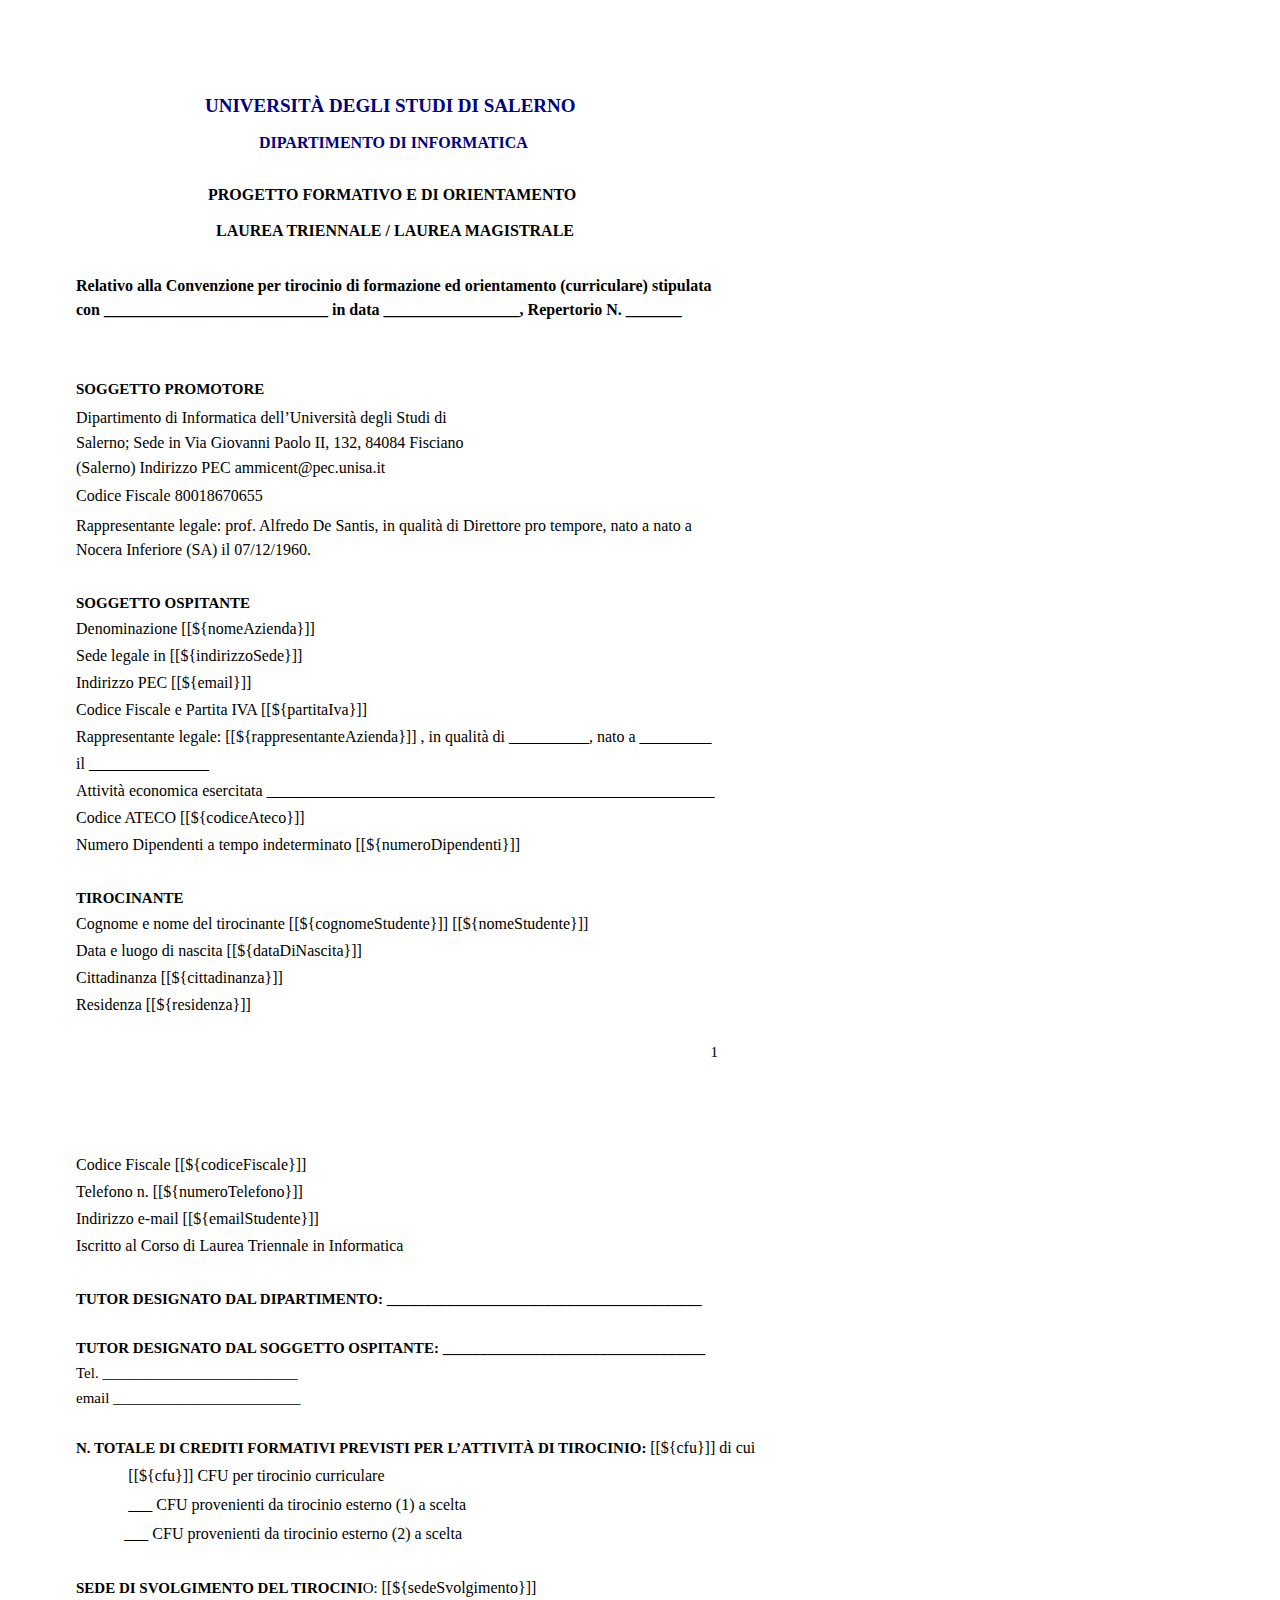
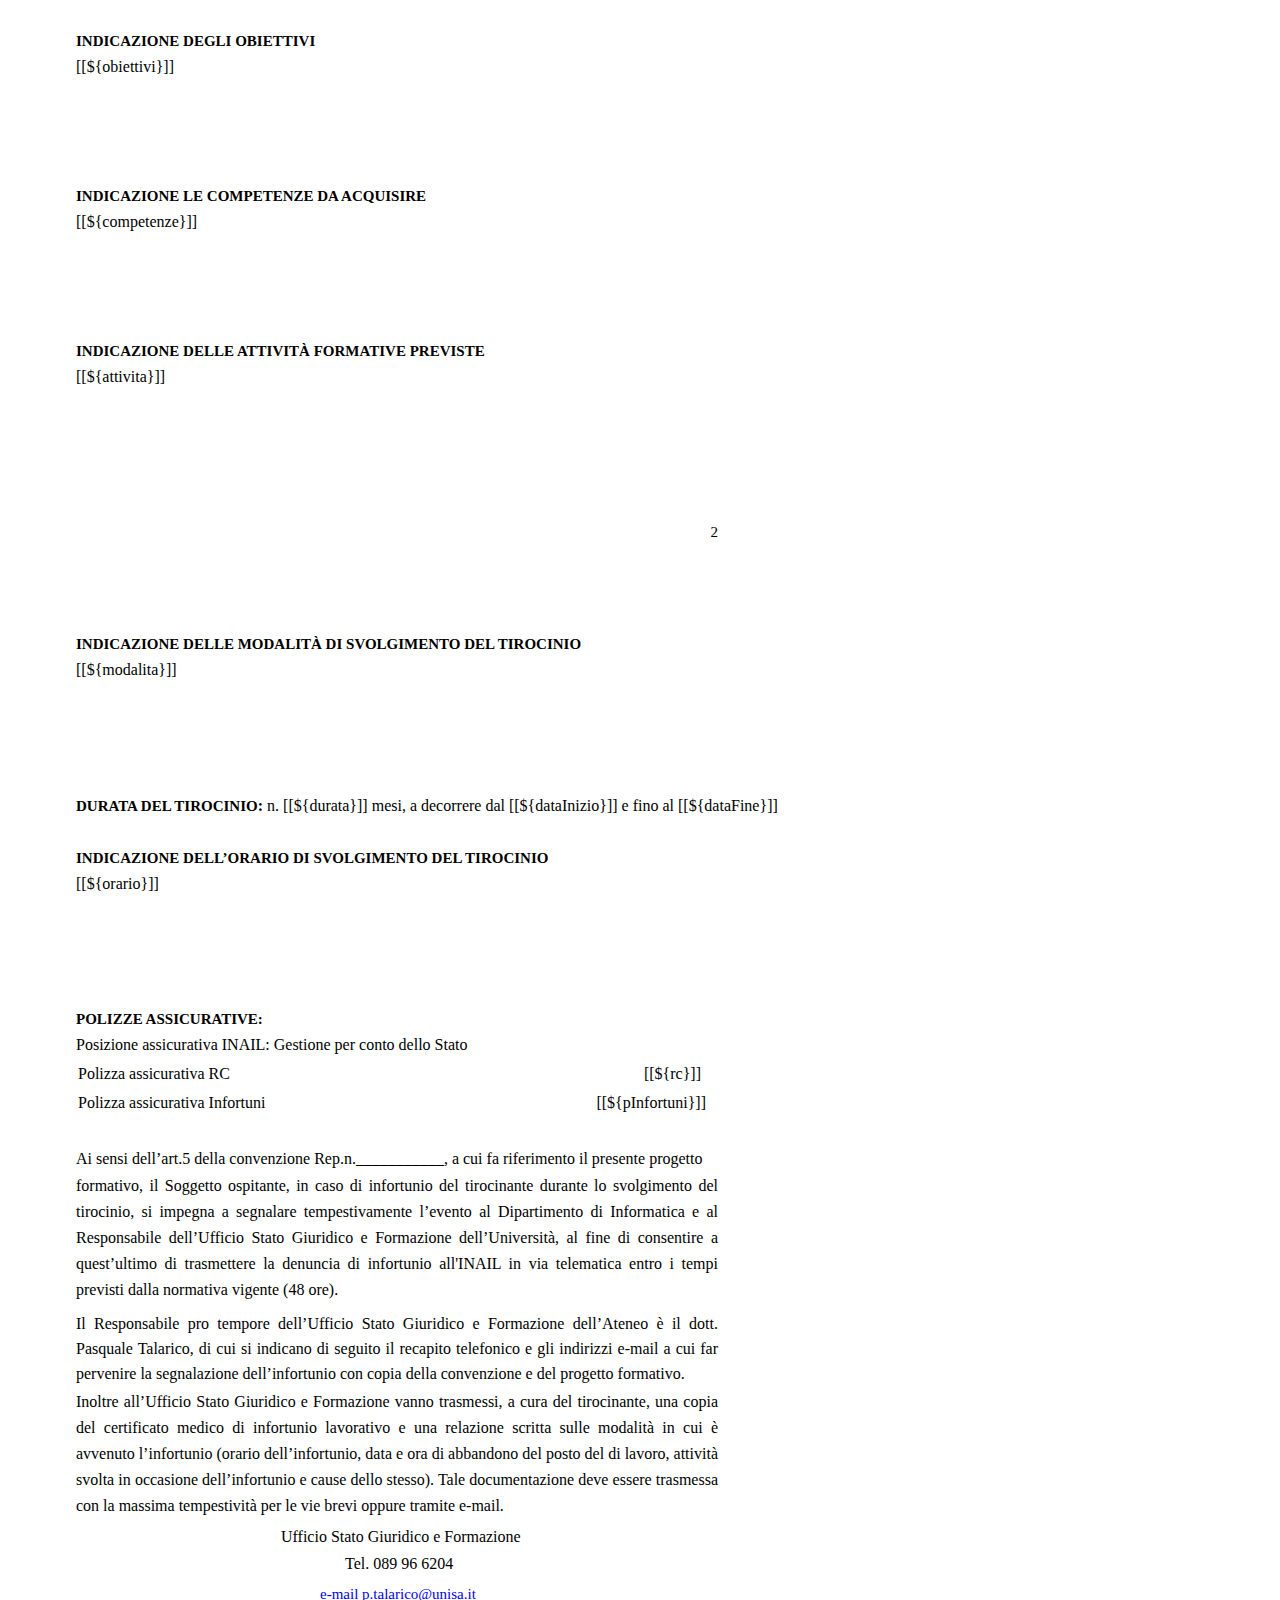
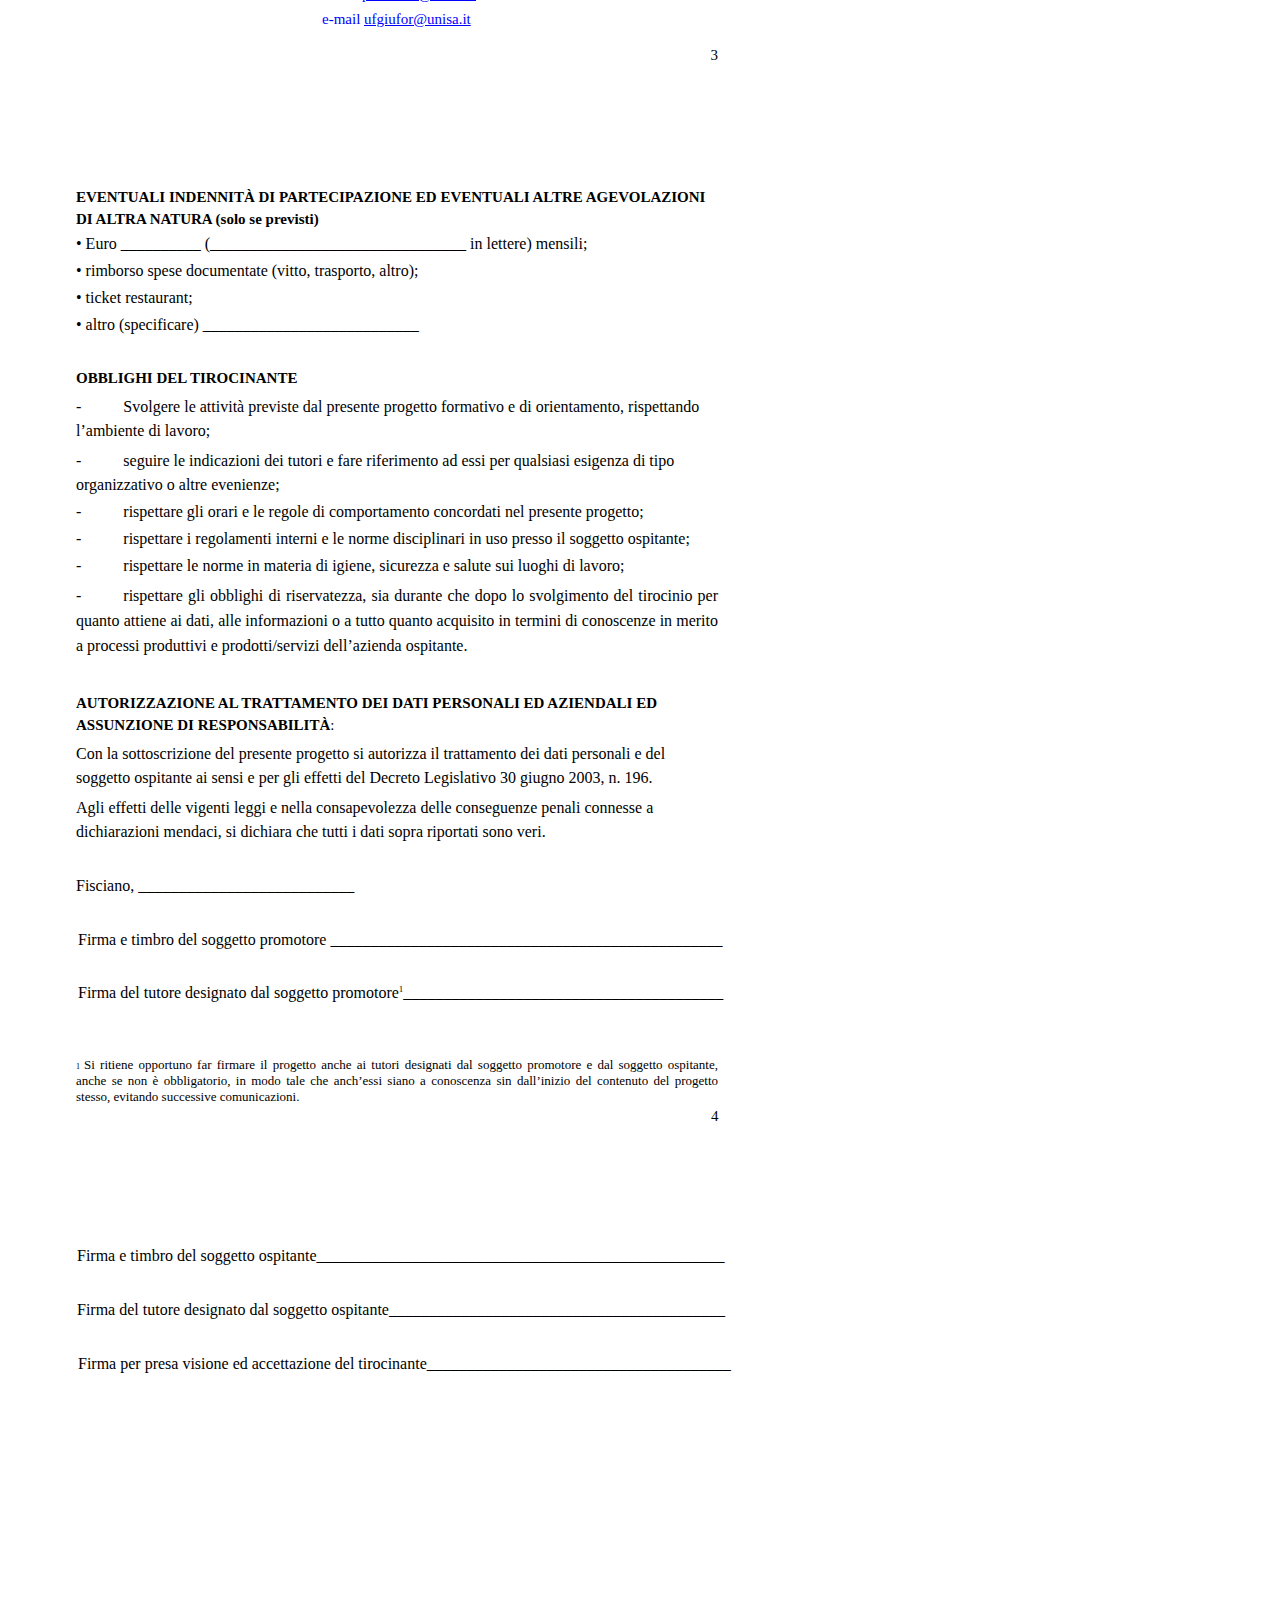
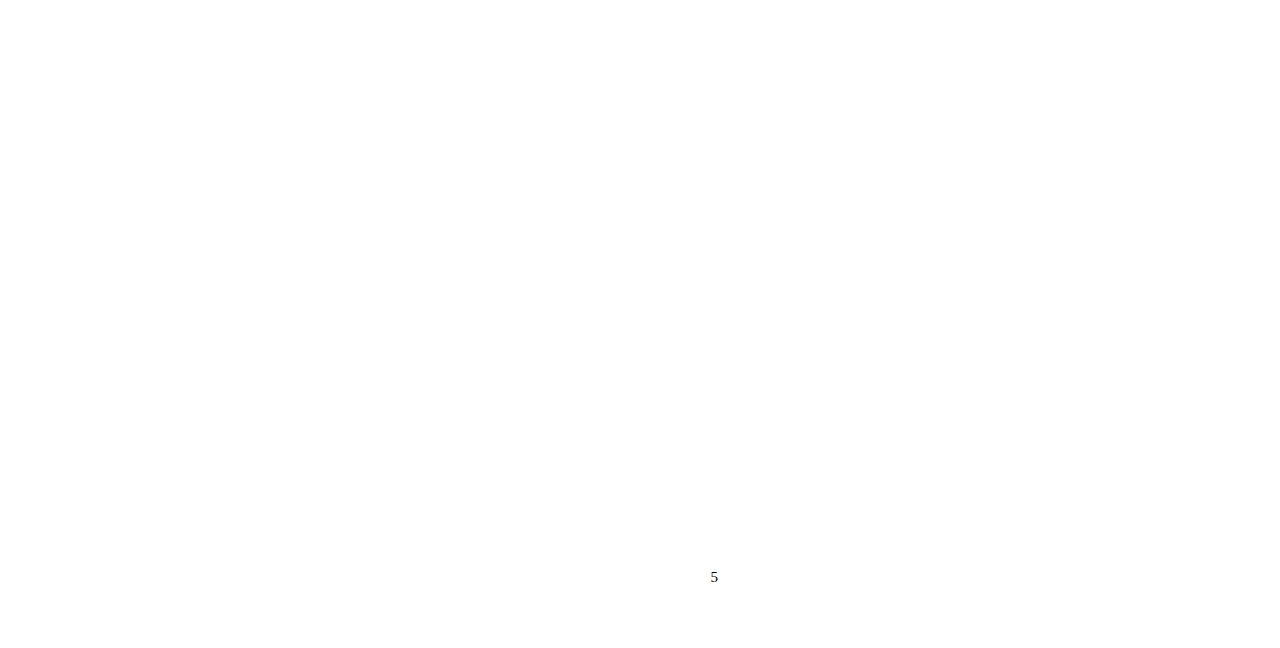
<file: src/main/resources/template.html>
<HTML lang="it">
<HEAD>
  <META http-equiv="Content-Type" content="text/html; charset=UTF-8">
  <META http-equiv="X-UA-Compatible" content="IE=8">
  <TITLE>fs-progetto-formativo-curriculare</TITLE>
  <STYLE type="text/css">
    body {
      margin-top: 0;
      margin-left: 0;
    }

    #page_1 {
      position: relative;
      overflow: hidden;
      margin: 95px 0 62px 0;
      padding: 0;
      border: none;
      width: 794px;
    }

    .p80 {
      word-wrap: break-word;
      width: 81%;
      height: 100px;
      margin-bottom: 30px !important;
      font: 16px 'Garamond' !important;
    }

    #page_2 {
      position: relative;
      overflow: hidden;
      margin: 95px 0 62px 0;
      padding: 0;
      border: none;
      width: 794px;
    }

    #page_3 {
      position: relative;
      overflow: hidden;
      margin: 95px 0 62px 0;
      padding: 0;
      border: none;
      width: 794px;
    }

    #page_4 {
      position: relative;
      overflow: hidden;
      margin: 122px 0 62px 76px;
      padding: 0;
      border: none;
      width: 718px;
    }

    #page_5 {
      position: relative;
      overflow: hidden;
      margin: 122px 0 62px 0;
      padding: 0;
      border: none;
      width: 794px;
    }

    @page {
      margin: 38px 0 0 0;
    }

    .ft0 {
      font: bold 19px 'Garamond';
      color: #000080;
      line-height: 21px;
    }

    .ft1 {
      font: bold 16px 'Garamond';
      color: #000080;
      line-height: 18px;
    }

    .ft2 {
      font: bold 16px 'Garamond';
      line-height: 18px;
    }

    .ft3 {
      font: bold 16px 'Garamond';
      line-height: 24px;
    }

    .ft4 {
      font: bold 15px 'Garamond';
      line-height: 17px;
    }

    .ft5 {
      font: 16px 'Garamond';
      line-height: 25px;
    }

    .ft6 {
      font: 16px 'Garamond';
      line-height: 18px;
    }

    .ft7 {
      font: 16px 'Garamond';
      line-height: 24px;
    }

    .ft8 {
      font: 15px 'Calibri';
      line-height: 18px;
    }

    .ft9 {
      font: 15px 'Garamond';
      line-height: 17px;
    }

    .ft10 {
      font: 12px 'Times New Roman';
      line-height: 15px;
    }

    .ft11 {
      font: 16px 'Garamond';
      margin-left: 15px;
      line-height: 18px;
    }

    .ft12 {
      font: 16px 'Garamond';
      line-height: 26px;
    }

    .ft13 {
      font: 15px 'Garamond';
      line-height: 25px;
    }

    .ft14 {
      font: 15px 'Garamond';
      text-decoration: underline;
      color: #0000ff;
      line-height: 25px;
    }

    .ft15 {
      font: 15px 'Garamond';
      color: #0000ff;
      line-height: 25px;
    }

    .ft16 {
      font: bold 15px 'Garamond';
      line-height: 22px;
    }

    .ft17 {
      font: 16px 'Garamond';
      margin-left: 4px;
      line-height: 18px;
    }

    .ft18 {
      font: 16px 'Garamond';
      margin-left: 42px;
      line-height: 24px;
    }

    .ft19 {
      font: 16px 'Garamond';
      margin-left: 42px;
      line-height: 18px;
    }

    .ft20 {
      font: 16px 'Garamond';
      margin-left: 42px;
      line-height: 25px;
    }

    .ft21 {
      font: 15px 'Garamond';
      line-height: 22px;
    }

    .ft22 {
      font: 9px 'Garamond';
      line-height: 10px;
      position: relative;
      bottom: 6px;
    }

    .ft23 {
      font: 8px 'Calibri';
      line-height: 10px;
    }

    .ft24 {
      font: 13px 'Calibri';
      margin-left: 4px;
      line-height: 16px;
    }

    .ft25 {
      font: 13px 'Calibri';
      line-height: 16px;
    }

    .p0 {
      text-align: left;
      padding-left: 205px;
      margin-top: 0;
      margin-bottom: 0;
    }

    .p1 {
      text-align: left;
      padding-left: 259px;
      margin-top: 18px;
      margin-bottom: 0;
    }

    .p2 {
      text-align: left;
      padding-left: 208px;
      margin-top: 34px;
      margin-bottom: 0;
    }

    .p3 {
      text-align: left;
      padding-left: 216px;
      margin-top: 18px;
      margin-bottom: 0;
    }

    .p4 {
      text-align: left;
      padding-left: 76px;
      padding-right: 76px;
      margin-top: 34px;
      margin-bottom: 0;
    }

    .p5 {
      text-align: left;
      padding-left: 76px;
      margin-top: 59px;
      margin-bottom: 0;
    }

    .p6 {
      text-align: left;
      padding-left: 76px;
      padding-right: 310px;
      margin-top: 7px;
      margin-bottom: 0;
    }

    .p7 {
      text-align: left;
      padding-left: 76px;
      margin-top: 7px;
      margin-bottom: 0;
    }

    .p8 {
      text-align: left;
      padding-left: 76px;
      padding-right: 76px;
      margin-top: 9px;
      margin-bottom: 0;
    }

    .p9 {
      text-align: left;
      padding-left: 76px;
      margin-top: 33px;
      margin-bottom: 0;
    }

    .p10 {
      text-align: left;
      padding-left: 76px;
      margin-top: 8px;
      margin-bottom: 0;
    }

    .p11 {
      text-align: left;
      padding-left: 76px;
      margin-top: 9px;
      margin-bottom: 0;
    }

    .p12 {
      text-align: left;
      padding-left: 76px;
      margin-top: 36px;
      margin-bottom: 0;
    }

    .p13 {
      text-align: right;
      padding-right: 76px;
      margin-top: 29px;
      margin-bottom: 0;
    }

    .p14 {
      text-align: left;
      padding-left: 76px;
      margin-top: 0;
      margin-bottom: 0;
    }

    .p15 {
      text-align: left;
      padding-left: 76px;
      margin-top: 32px;
      margin-bottom: 0;
    }

    .p16 {
      text-align: left;
      padding-left: 100px;
      margin-top: 10px;
      margin-bottom: 0;
    }

    .p17 {
      text-align: left;
      padding-left: 100px;
      margin-top: 11px;
      margin-bottom: 0;
    }

    .p18 {
      text-align: right;
      padding-right: 76px;
      margin-top: 55px;
      margin-bottom: 0;
    }

    .p19 {
      text-align: left;
      padding-left: 76px;
      margin-top: 35px;
      margin-bottom: 0;
    }

    .p20 {
      text-align: left;
      margin-top: 0;
      margin-bottom: 0;
      white-space: nowrap;
    }

    .p21 {
      text-align: right;
      padding-right: 5px;
      margin-top: 0;
      margin-bottom: 0;
      white-space: nowrap;
    }

    .p22 {
      text-align: right;
      margin-top: 0;
      margin-bottom: 0;
      white-space: nowrap;
    }

    .p23 {
      text-align: justify;
      padding-left: 76px;
      padding-right: 76px;
      margin-top: 5px;
      margin-bottom: 0;
    }

    .p24 {
      text-align: justify;
      padding-left: 76px;
      padding-right: 76px;
      margin-top: 8px;
      margin-bottom: 0;
    }

    .p25 {
      text-align: justify;
      padding-left: 76px;
      padding-right: 76px;
      margin-top: 3px;
      margin-bottom: 0;
    }

    .p26 {
      text-align: left;
      padding-left: 281px;
      margin-top: 9px;
      margin-bottom: 0;
    }

    .p27 {
      text-align: left;
      padding-left: 345px;
      margin-top: 9px;
      margin-bottom: 0;
    }

    .p28 {
      text-align: left;
      padding-left: 322px;
      padding-right: 313px;
      margin-top: 9px;
      margin-bottom: 0;
      text-indent: -2px;
    }

    .p29 {
      text-align: right;
      padding-right: 76px;
      margin-top: 14px;
      margin-bottom: 0;
    }

    .p30 {
      text-align: left;
      padding-right: 76px;
      margin-top: 0;
      margin-bottom: 0;
    }

    .p31 {
      text-align: left;
      margin-top: 5px;
      margin-bottom: 0;
    }

    .p32 {
      text-align: left;
      margin-top: 9px;
      margin-bottom: 0;
    }

    .p33 {
      text-align: left;
      margin-top: 36px;
      margin-bottom: 0;
    }

    .p34 {
      text-align: left;
      padding-right: 76px;
      margin-top: 8px;
      margin-bottom: 0;
    }

    .p35 {
      text-align: left;
      padding-right: 76px;
      margin-top: 6px;
      margin-bottom: 0;
    }

    .p36 {
      text-align: left;
      margin-top: 6px;
      margin-bottom: 0;
    }

    .p37 {
      text-align: justify;
      padding-right: 76px;
      margin-top: 8px;
      margin-bottom: 0;
    }

    .p38 {
      text-align: left;
      padding-right: 76px;
      margin-top: 34px;
      margin-bottom: 0;
    }

    .p39 {
      text-align: left;
      margin-top: 33px;
      margin-bottom: 0;
    }

    .p40 {
      text-align: left;
      padding-left: 2px;
      margin-top: 36px;
      margin-bottom: 0;
    }

    .p41 {
      text-align: left;
      padding-left: 2px;
      margin-top: 35px;
      margin-bottom: 0;
    }

    .p42 {
      text-align: justify;
      padding-right: 76px;
      margin-top: 55px;
      margin-bottom: 0;
    }

    .p43 {
      text-align: left;
      padding-left: 635px;
      margin-top: 2px;
      margin-bottom: 0;
    }

    .p44 {
      text-align: left;
      padding-left: 77px;
      margin-top: 0;
      margin-bottom: 0;
    }

    .p45 {
      text-align: left;
      padding-left: 77px;
      margin-top: 36px;
      margin-bottom: 0;
    }

    .p46 {
      text-align: left;
      padding-left: 78px;
      margin-top: 36px;
      margin-bottom: 0;
    }

    .p47 {
      text-align: right;
      padding-right: 76px;
      margin-top: 795px;
      margin-bottom: 0;
    }

    .td0 {
      padding: 0;
      margin: 0;
      width: 186px;
      vertical-align: bottom;
    }

    .td1 {
      padding: 0;
      margin: 0;
      width: 446px;
      vertical-align: bottom;
    }

    .tr0 {
      height: 22px;
    }

    .tr1 {
      height: 27px;
    }

    .t0 {
      width: 632px;
      margin-left: 76px;
      margin-top: 5px;
      font: 16px 'Garamond';
    }
  </STYLE>
</HEAD>

<BODY>
<DIV id="page_1">


  <p class="p0 ft0">UNIVERSITÀ DEGLI STUDI DI SALERNO</p>
  <P class="p1 ft1">DIPARTIMENTO DI INFORMATICA</P>
  <P class="p2 ft2">PROGETTO FORMATIVO E DI ORIENTAMENTO</P>
  <P class="p3 ft2">LAUREA TRIENNALE / LAUREA MAGISTRALE</P>
  <P class="p4 ft3">Relativo alla Convenzione per tirocinio di formazione ed orientamento
    (curriculare) stipulata con ____________________________ in data _________________, Repertorio
    N. _______</P>
  <P class="p5 ft4">SOGGETTO PROMOTORE</P>
  <P class="p6 ft5">Dipartimento di Informatica dell’Università degli Studi di Salerno; Sede in Via
    Giovanni Paolo II, 132, 84084 Fisciano (Salerno) Indirizzo PEC ammicent@pec.unisa.it</P>
  <P class="p7 ft6">Codice Fiscale 80018670655</P>
  <P class="p8 ft7">Rappresentante legale: prof. Alfredo De Santis, in qualità di Direttore pro
    tempore, nato a nato a Nocera Inferiore (SA) il 07/12/1960.</P>
  <P class="p9 ft4">SOGGETTO OSPITANTE</P>
  <P class="p10 ft6">Denominazione [[${nomeAzienda}]]</P>
  <P class="p11 ft6">Sede legale in
    [[${indirizzoSede}]]</P>
  <P class="p11 ft6">Indirizzo PEC [[${email}]]</P>
  <P class="p11 ft6">Codice Fiscale e Partita IVA
    [[${partitaIva}]]</P>
  <P class="p11 ft6">Rappresentante legale: [[${rappresentanteAzienda}]] , in qualità di __________,
    nato a _________</P>
  <P class="p11 ft6">il _______________</P>
  <P class="p11 ft6">Attività economica esercitata
    ________________________________________________________</P>
  <P class="p11 ft6">Codice ATECO [[${codiceAteco}]]</P>
  <P class="p11 ft6">Numero Dipendenti a tempo indeterminato
    [[${numeroDipendenti}]]</P>
  <P class="p12 ft4">TIROCINANTE</P>
  <P class="p10 ft6">Cognome e nome del tirocinante [[${cognomeStudente}]] [[${nomeStudente}]]</P>
  <P class="p11 ft6">Data e luogo di
    nascita [[${dataDiNascita}]]</P>
  <P class="p11 ft6">Cittadinanza [[${cittadinanza}]]</P>
  <P class="p11 ft6">Residenza [[${residenza}]]</P>
  <P class="p13 ft8">1</P>
</DIV>
<DIV id="page_2">


  <P class="p14 ft6">Codice
    Fiscale [[${codiceFiscale}]]</P>
  <P class="p11 ft6">Telefono n. [[${numeroTelefono}]]</P>
  <P class="p11 ft6">Indirizzo
    e-mail [[${emailStudente}]]
  </P>
  <P class="p11 ft6">Iscritto al Corso di Laurea Triennale in Informatica</P>
  <P class="p12 ft4">TUTOR DESIGNATO DAL DIPARTIMENTO:
    __________________________________________</P>
  <P class="p15 ft4">TUTOR DESIGNATO DAL SOGGETTO OSPITANTE: ___________________________________</P>
  <P class="p10 ft9">Tel. __________________________</P>
  <P class="p10 ft9">email _________________________</P>
  <P class="p15 ft4">N. TOTALE DI CREDITI FORMATIVI PREVISTI PER L’ATTIVITÀ DI TIROCINIO: <SPAN
      class="ft6">[[${cfu}]] di cui</SPAN></P>
  <P class="p16 ft6"><SPAN class="ft10"></SPAN><SPAN
      class="ft11"> [[${cfu}]] CFU per tirocinio curriculare</SPAN></P>
  <P class="p17 ft6"><SPAN class="ft10"></SPAN><SPAN class="ft11"> ___ CFU provenienti da tirocinio esterno (1) a scelta</SPAN>
  </P>
  <P class="p17 ft6"><SPAN class="ft10"></SPAN><SPAN class="ft11">___ CFU provenienti da tirocinio esterno (2) a scelta</SPAN>
  </P>
  <P class="p12 ft6"><SPAN class="ft4">SEDE DI SVOLGIMENTO DEL TIROCINI</SPAN><SPAN class="ft9">O: </SPAN>[[${sedeSvolgimento}]]
  </P>
  <P class="p12 ft4">INDICAZIONE DEGLI OBIETTIVI</P>
  <P class="p10 ft2 p80">
    [[${obiettivi}]] </P>
  <P class="p11 ft4">INDICAZIONE LE COMPETENZE DA ACQUISIRE</P>
  <P class="p10 ft2 p80">
    [[${competenze}]] </P>

  <P class="p10 ft4">INDICAZIONE DELLE ATTIVITÀ FORMATIVE PREVISTE</P>
  <P class="p10 ft2 p80">
    [[${attivita}]] </P>

  <P class="p18 ft8">2</P>
</DIV>
<DIV id="page_3">


  <P class="p14 ft4">INDICAZIONE DELLE MODALITÀ DI SVOLGIMENTO DEL TIROCINIO</P>
  <P class="p10 ft2 p80">
    [[${modalita}]] </P>
  <P class="p12 ft6"><SPAN class="ft4">DURATA DEL TIROCINIO</SPAN><SPAN class="ft2">: </SPAN>n.
    [[${durata}]] mesi, a decorrere dal [[${dataInizio}]] e fino al [[${dataFine}]] </P>
  <P class="p19 ft4">INDICAZIONE DELL’ORARIO DI SVOLGIMENTO DEL TIROCINIO</P>
  <P class="p10 ft2 p80">
    [[${orario}]] </P>
  <P class="p12 ft4">POLIZZE ASSICURATIVE:</P>
  <P class="p10 ft6">Posizione assicurativa INAIL: Gestione per conto dello Stato</P>
  <TABLE class="t0">
    <TR>
      <TD class="tr0 td0"><P class="p20 ft6">Polizza assicurativa RC</P></TD>
      <TD class="tr0 td1"><P class="p21 ft6">
        [[${rc}]] </P></TD>
    </TR>
    <TR>
      <TD class="tr1 td0"><P class="p20 ft6">Polizza assicurativa Infortuni</P></TD>
      <TD class="tr1 td1"><P class="p22 ft6">
        [[${pInfortuni}]] </P></TD>
    </TR>
  </TABLE>
  <P class="p12 ft6">Ai sensi dell’art.5 della convenzione Rep.n.___________, a cui fa riferimento
    il presente progetto</P>
  <P class="p23 ft12">formativo, il Soggetto ospitante, in caso di infortunio del tirocinante
    durante lo svolgimento del tirocinio, si impegna a segnalare tempestivamente l’evento al
    Dipartimento di Informatica e al Responsabile dell’Ufficio Stato Giuridico e Formazione
    dell’Università, al fine di consentire a quest’ultimo di trasmettere la denuncia di infortunio
    all'INAIL in via telematica entro i tempi previsti dalla normativa vigente (48 ore).</P>
  <P class="p24 ft5">Il Responsabile pro tempore dell’Ufficio Stato Giuridico e Formazione
    dell’Ateneo è il dott. Pasquale Talarico, di cui si indicano di seguito il recapito telefonico e
    gli indirizzi
    e-mail
    a cui far pervenire la segnalazione dell’infortunio con copia della convenzione e del progetto
    formativo.
  </P>
  <P class="p25 ft12">Inoltre all’Ufficio Stato Giuridico e Formazione vanno trasmessi, a cura del
    tirocinante, una copia del certificato medico di infortunio lavorativo e una relazione scritta
    sulle modalità in cui è avvenuto l’infortunio (orario dell’infortunio, data e ora di abbandono
    del posto del di lavoro, attività svolta in occasione dell’infortunio e cause dello stesso).
    Tale documentazione deve essere trasmessa con la massima tempestività per le vie brevi oppure
    tramite e-mail.
  </P>
  <P class="p26 ft6">Ufficio Stato Giuridico e Formazione</P>
  <P class="p27 ft6">Tel. 089 96 6204</P>
  <P class="p28 ft15">
    <SPAN class="ft13">e-mail</SPAN>
    <SPAN class="ft13"> </SPAN><A href="mailto:p.talarico@unisa.it"><SPAN class="ft14">p.talarico@unisa.it</SPAN></A><SPAN
      class="ft13"> </SPAN>
    <SPAN class="ft13">e-mail</SPAN>
    <SPAN class="ft13"> </SPAN><SPAN class="ft14">ufgiufor@unisa.it</SPAN></P>
  <P class="p29 ft8">3</P>
</DIV>
<DIV id="page_4">


  <P class="p30 ft16">EVENTUALI INDENNITÀ DI PARTECIPAZIONE ED EVENTUALI ALTRE AGEVOLAZIONI DI ALTRA
    NATURA (solo se previsti)</P>
  <P class="p31 ft6"><SPAN class="ft6">•</SPAN><SPAN class="ft17">Euro __________ (________________________________ in lettere) mensili;</SPAN>
  </P>
  <P class="p32 ft6"><SPAN class="ft6">•</SPAN><SPAN class="ft17">rimborso spese documentate (vitto, trasporto, altro);</SPAN>
  </P>
  <P class="p32 ft6"><SPAN class="ft6">•</SPAN><SPAN class="ft17">ticket restaurant;</SPAN></P>
  <P class="p32 ft6"><SPAN class="ft6">•</SPAN><SPAN class="ft17">altro (specificare) ___________________________</SPAN>
  </P>
  <P class="p33 ft4">OBBLIGHI DEL TIROCINANTE</P>
  <P class="p34 ft7"><SPAN class="ft6">-</SPAN><SPAN class="ft18">Svolgere le attività previste dal presente progetto formativo e di orientamento, rispettando l’ambiente di lavoro;</SPAN>
  </P>
  <P class="p35 ft7"><SPAN class="ft6">-</SPAN><SPAN class="ft18">seguire le indicazioni dei tutori e fare riferimento ad essi per qualsiasi esigenza di tipo organizzativo o altre evenienze;</SPAN>
  </P>
  <P class="p36 ft6"><SPAN class="ft6">-</SPAN><SPAN class="ft19">rispettare gli orari e le regole di comportamento concordati nel presente progetto;</SPAN>
  </P>
  <P class="p32 ft6"><SPAN class="ft6">-</SPAN><SPAN class="ft19">rispettare i regolamenti interni e le norme disciplinari in uso presso il soggetto ospitante;</SPAN>
  </P>
  <P class="p32 ft6"><SPAN class="ft6">-</SPAN><SPAN class="ft19">rispettare le norme in materia di igiene, sicurezza e salute sui luoghi di lavoro;</SPAN>
  </P>
  <P class="p37 ft5"><SPAN class="ft6">-</SPAN><SPAN class="ft20">rispettare gli obblighi di riservatezza, sia durante che dopo lo svolgimento del tirocinio per quanto attiene ai dati, alle informazioni o a tutto quanto acquisito in termini di conoscenze in merito a processi produttivi e prodotti/servizi dell’azienda ospitante.</SPAN>
  </P>
  <P class="p38 ft16">AUTORIZZAZIONE AL TRATTAMENTO DEI DATI PERSONALI ED AZIENDALI ED ASSUNZIONE DI
    RESPONSABILITÀ<SPAN class="ft21">:</SPAN></P>
  <P class="p35 ft7">Con la sottoscrizione del presente progetto si autorizza il trattamento dei
    dati personali e del soggetto ospitante ai sensi e per gli effetti del Decreto Legislativo 30
    giugno 2003, n. 196.</P>
  <P class="p35 ft7">Agli effetti delle vigenti leggi e nella consapevolezza delle conseguenze
    penali connesse a dichiarazioni mendaci, si dichiara che tutti i dati sopra riportati sono
    veri.</P>
  <P class="p39 ft6">Fisciano, ___________________________</P>
  <P class="p40 ft6">Firma e timbro del soggetto promotore
    _________________________________________________</P>
  <P class="p41 ft6">Firma del tutore designato dal soggetto promotore<SPAN class="ft22">1</SPAN>________________________________________
  </P>
  <P class="p42 ft25"><SPAN class="ft23">1</SPAN><SPAN class="ft24">Si ritiene opportuno far firmare il progetto anche ai tutori designati dal soggetto promotore e dal soggetto ospitante, anche se non è obbligatorio, in modo tale che anch’essi siano a conoscenza sin dall’inizio del contenuto del progetto stesso, evitando successive comunicazioni.</SPAN>
  </P>
  <P class="p43 ft8">4</P>
</DIV>
<DIV id="page_5">


  <P class="p44 ft6">Firma e timbro del soggetto
    ospitante___________________________________________________</P>
  <P class="p45 ft6">Firma del tutore designato dal soggetto
    ospitante__________________________________________</P>
  <P class="p46 ft6">Firma per presa visione ed accettazione del
    tirocinante______________________________________</P>
  <P class="p47 ft8">5</P>
</DIV>
</BODY>
</HTML>
</file>
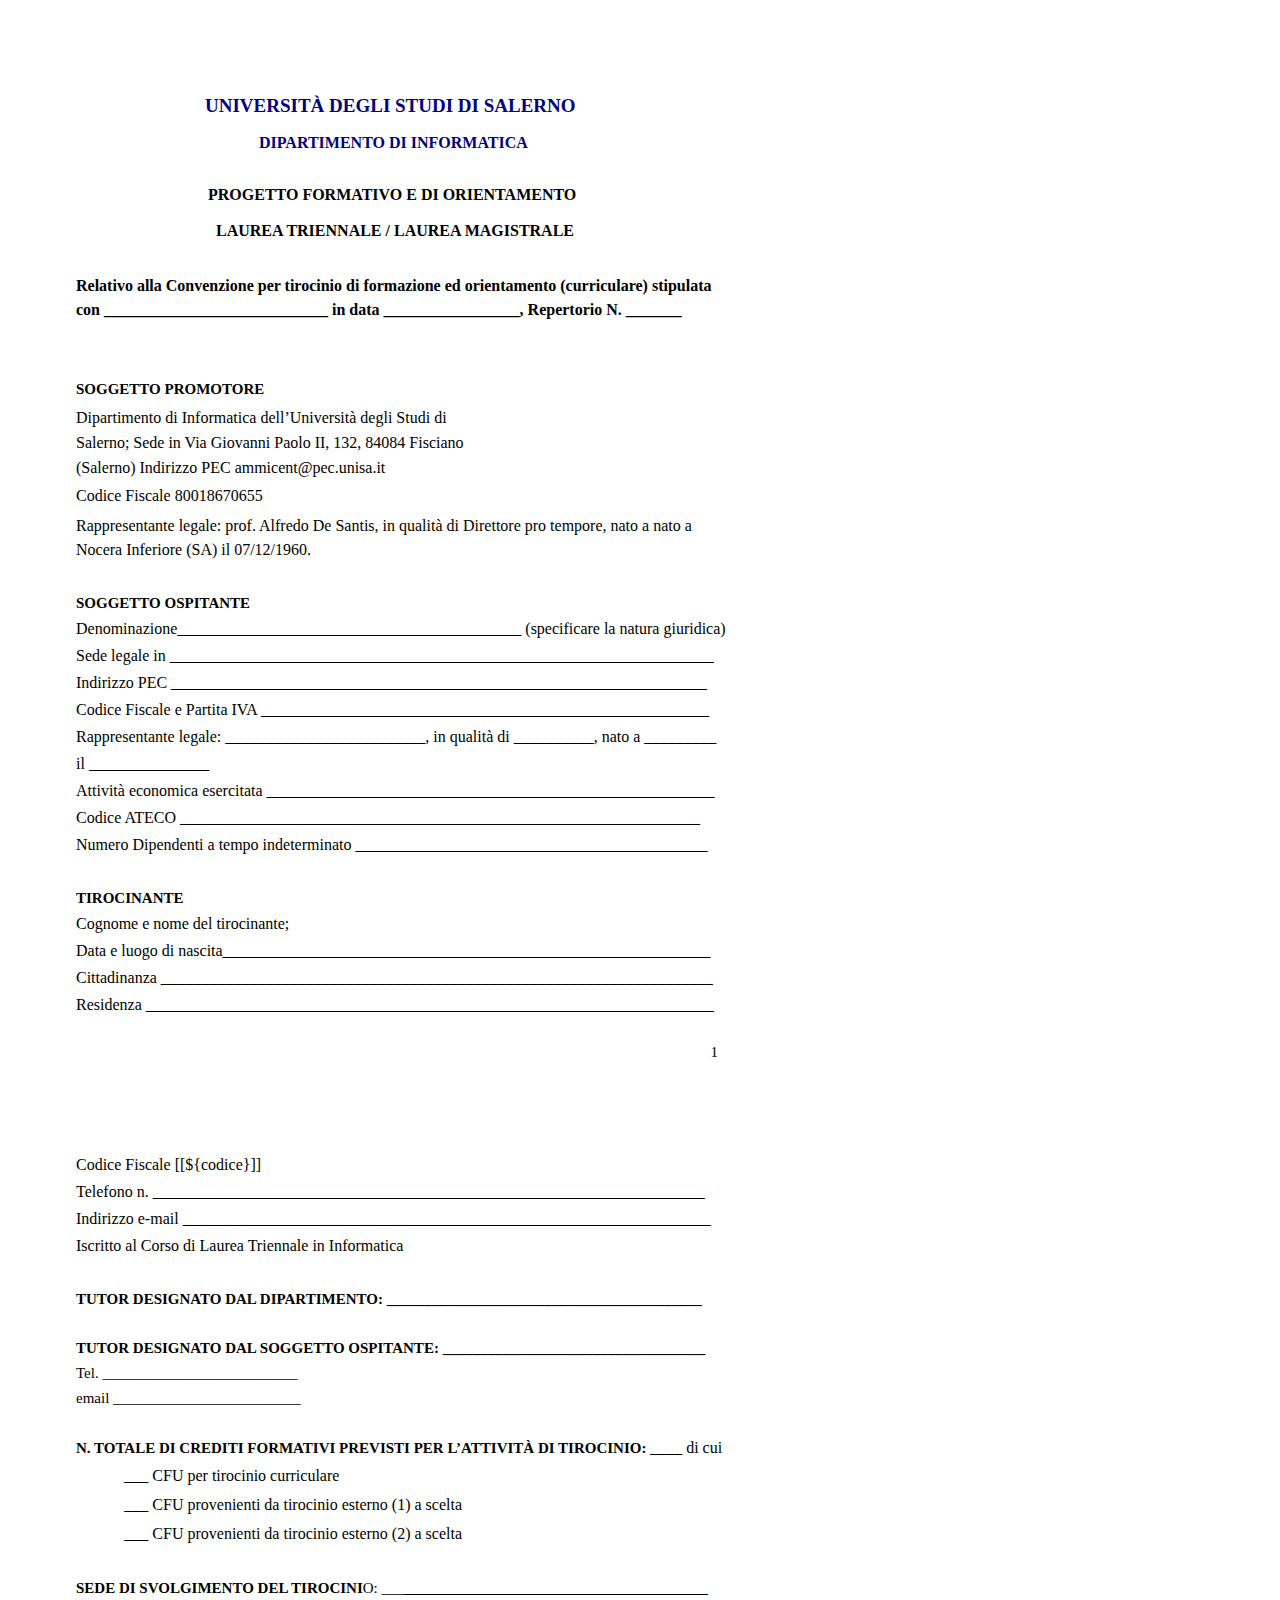
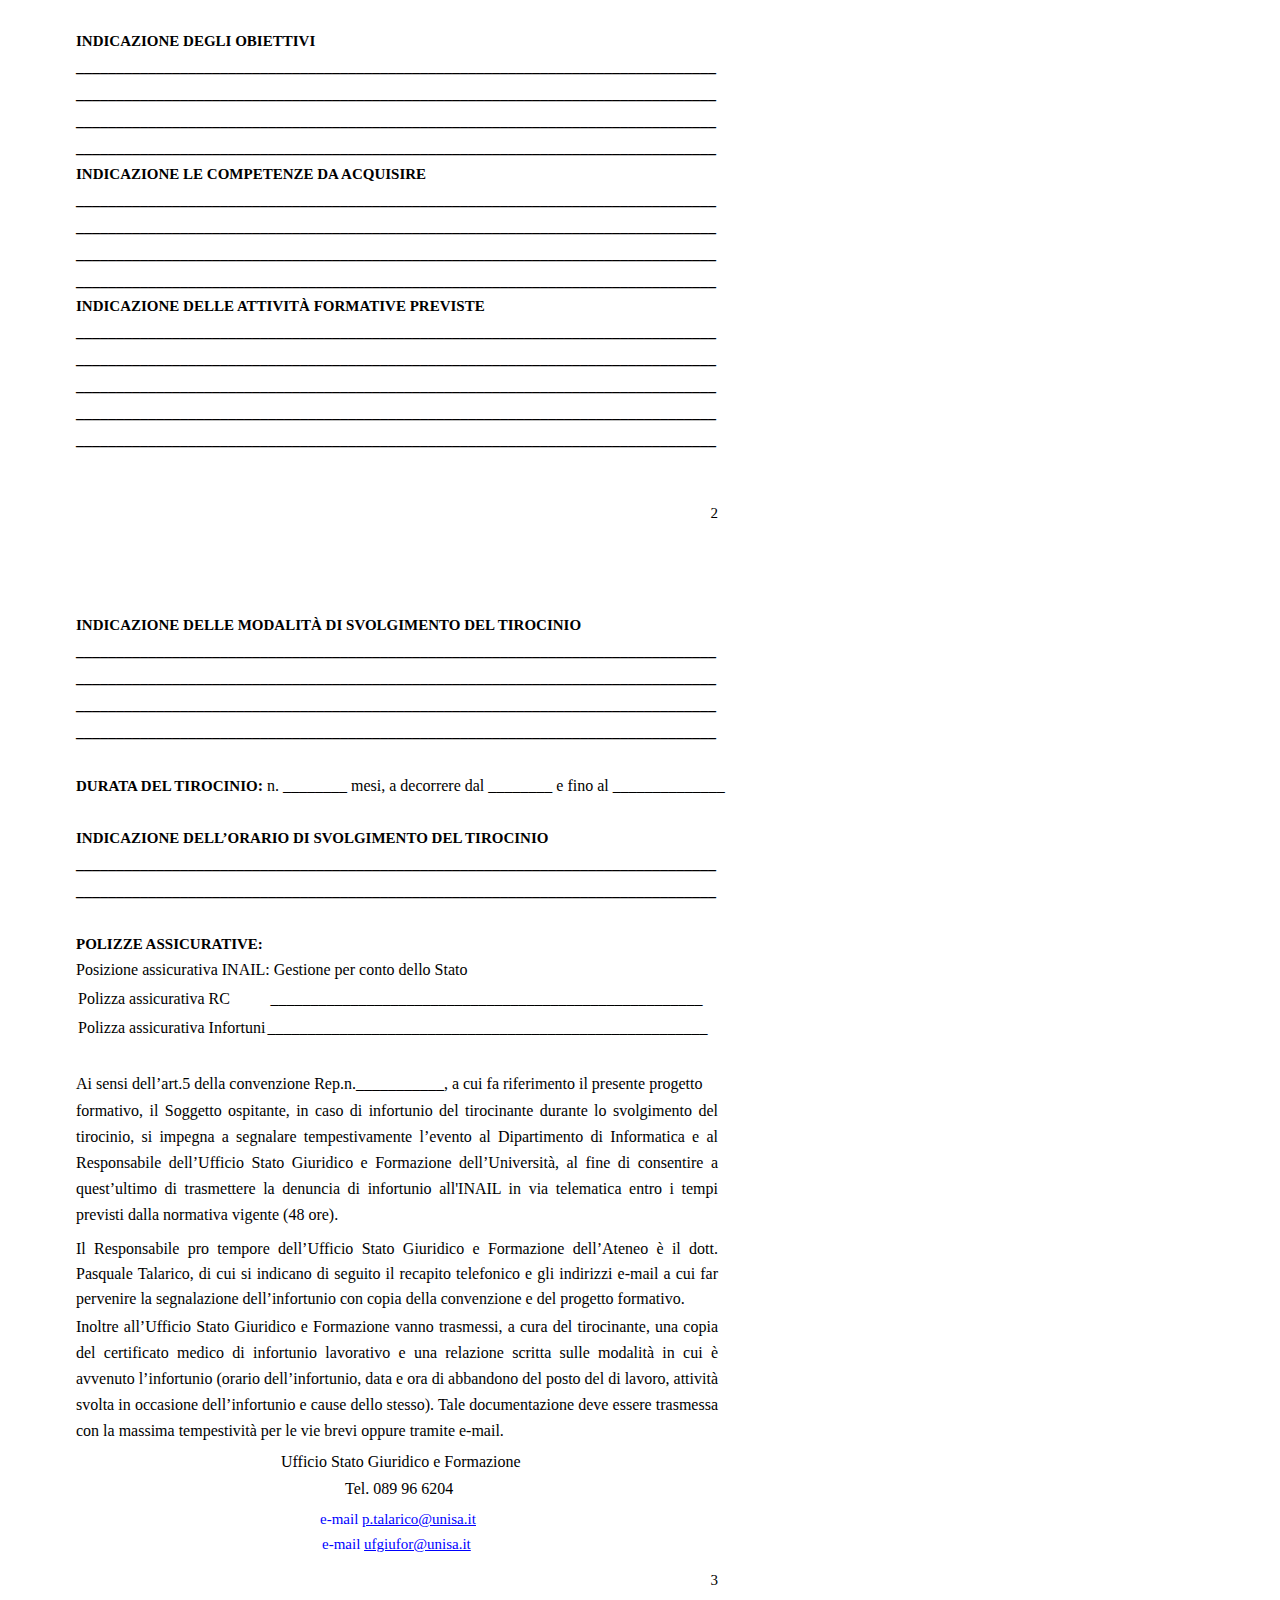
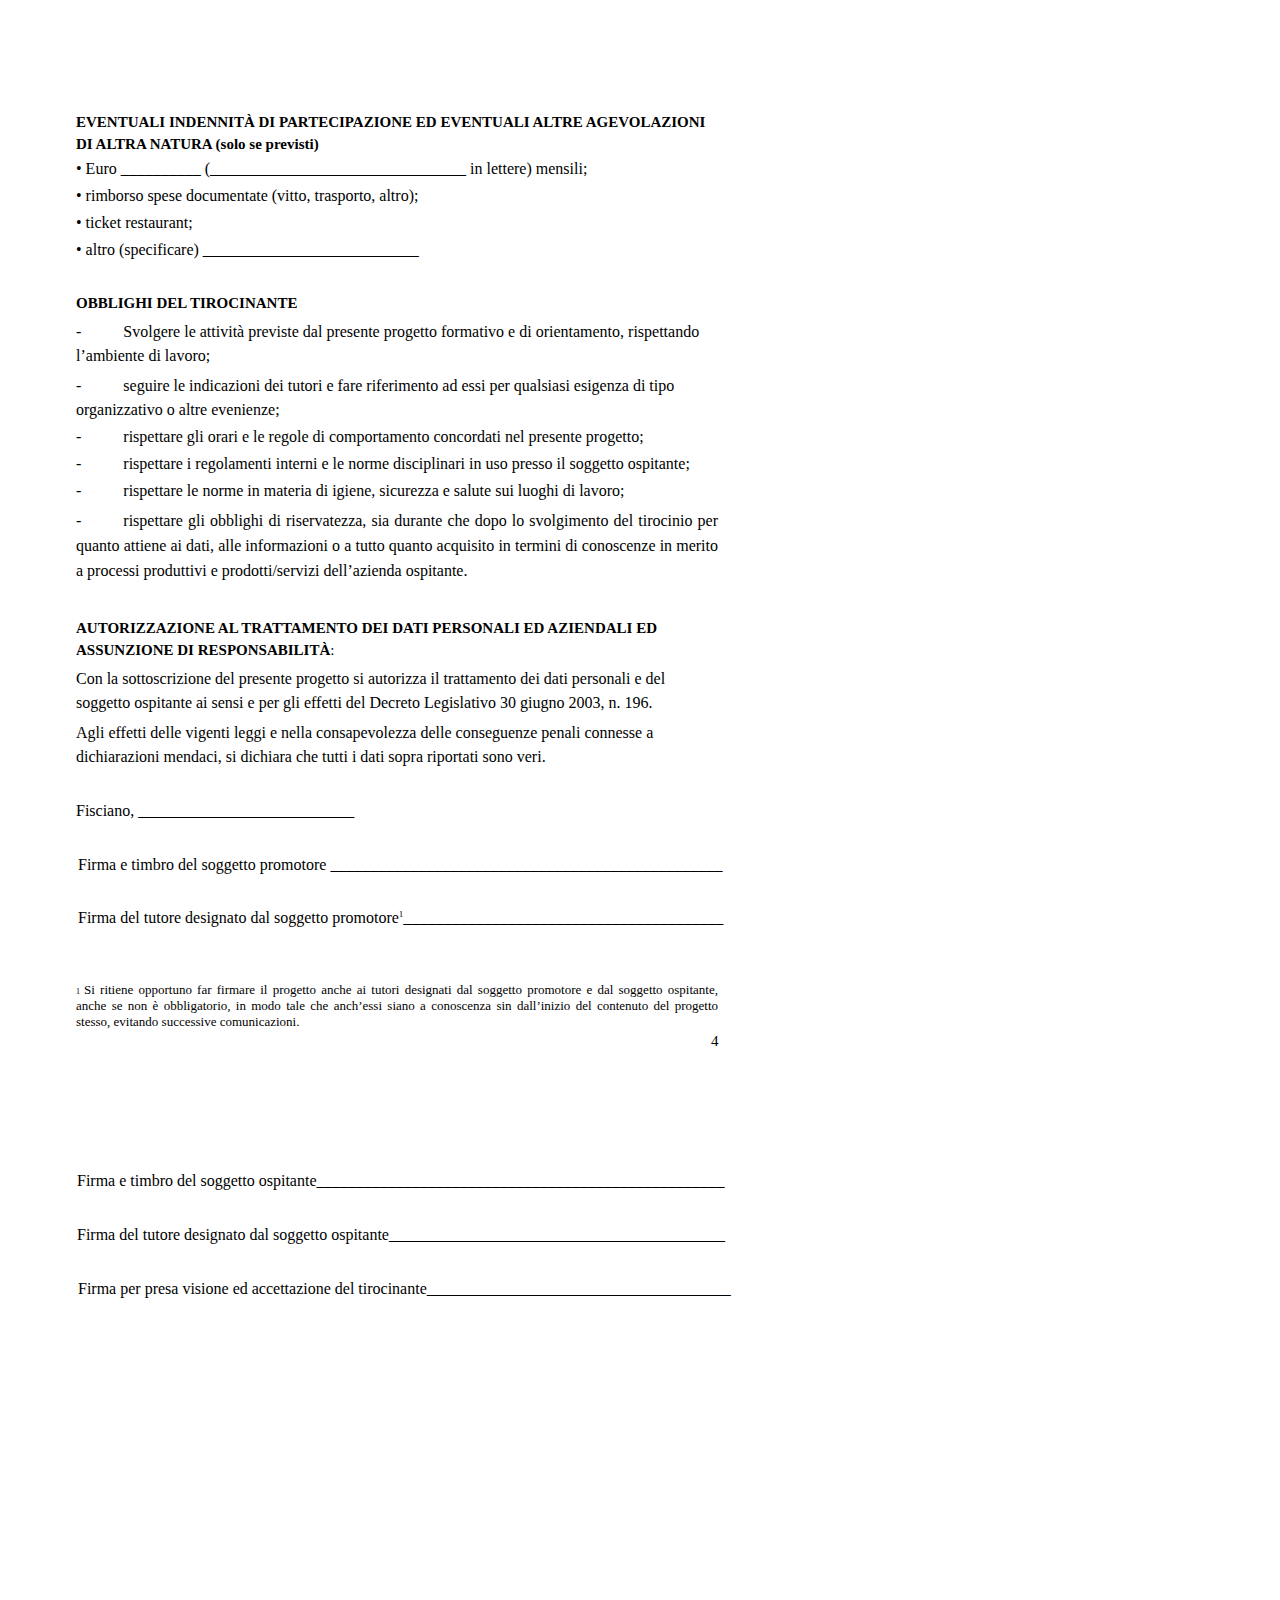
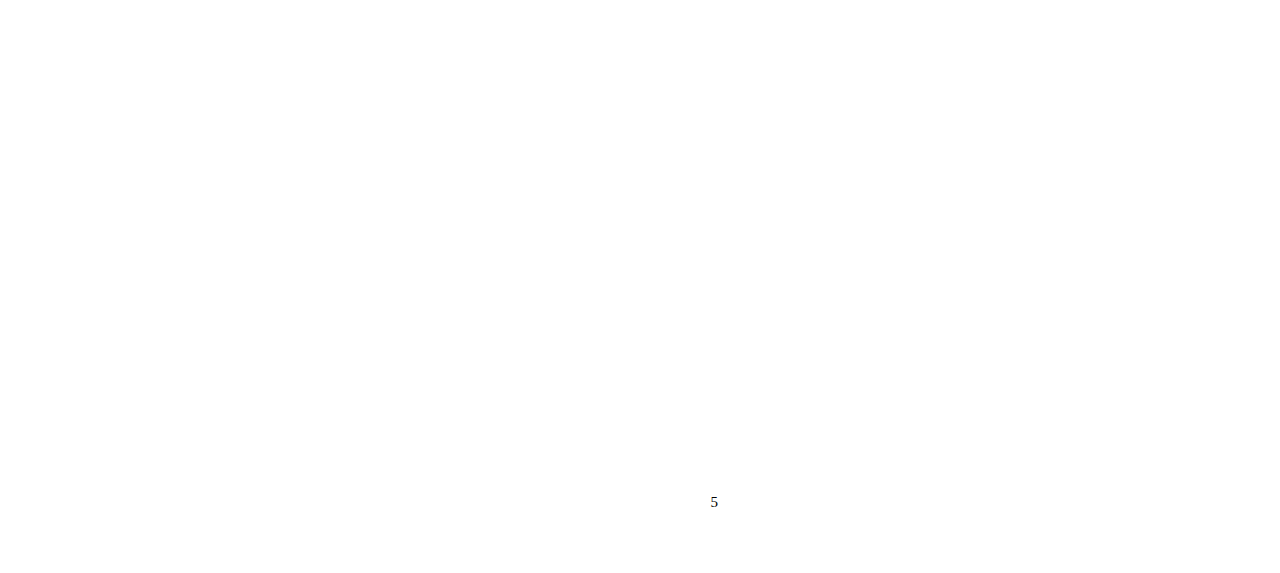
<file: src/test/resources/fs-progetto-formativo-curriculare.html>
<HTML lang="it">
<HEAD>
  <META http-equiv="Content-Type" content="text/html; charset=UTF-8">
  <META http-equiv="X-UA-Compatible" content="IE=8">
  <TITLE>fs-progetto-formativo-curriculare</TITLE>
  <STYLE type="text/css">

    body {
      margin-top: 0;
      margin-left: 0;
    }

    #page_1 {
      position: relative;
      overflow: hidden;
      margin: 95px 0 62px 0;
      padding: 0;
      border: none;
      width: 794px;
    }


    #page_2 {
      position: relative;
      overflow: hidden;
      margin: 95px 0 62px 0;
      padding: 0;
      border: none;
      width: 794px;
    }


    #page_3 {
      position: relative;
      overflow: hidden;
      margin: 95px 0 62px 0;
      padding: 0;
      border: none;
      width: 794px;
    }


    #page_4 {
      position: relative;
      overflow: hidden;
      margin: 122px 0 62px 76px;
      padding: 0;
      border: none;
      width: 718px;
    }


    #page_5 {
      position: relative;
      overflow: hidden;
      margin: 122px 0 62px 0;
      padding: 0;
      border: none;
      width: 794px;
    }


    @page {
      margin: 38px 0 0 0;
    }


    .ft0 {
      font: bold 19px 'Garamond';
      color: #000080;
      line-height: 21px;
    }

    .ft1 {
      font: bold 16px 'Garamond';
      color: #000080;
      line-height: 18px;
    }

    .ft2 {
      font: bold 16px 'Garamond';
      line-height: 18px;
    }

    .ft3 {
      font: bold 16px 'Garamond';
      line-height: 24px;
    }

    .ft4 {
      font: bold 15px 'Garamond';
      line-height: 17px;
    }

    .ft5 {
      font: 16px 'Garamond';
      line-height: 25px;
    }

    .ft6 {
      font: 16px 'Garamond';
      line-height: 18px;
    }

    .ft7 {
      font: 16px 'Garamond';
      line-height: 24px;
    }

    .ft8 {
      font: 15px 'Calibri';
      line-height: 18px;
    }

    .ft9 {
      font: 15px 'Garamond';
      line-height: 17px;
    }

    .ft10 {
      font: 12px 'Times New Roman';
      line-height: 15px;
    }

    .ft11 {
      font: 16px 'Garamond';
      margin-left: 15px;
      line-height: 18px;
    }

    .ft12 {
      font: 16px 'Garamond';
      line-height: 26px;
    }

    .ft13 {
      font: 15px 'Garamond';
      line-height: 25px;
    }

    .ft14 {
      font: 15px 'Garamond';
      text-decoration: underline;
      color: #0000ff;
      line-height: 25px;
    }

    .ft15 {
      font: 15px 'Garamond';
      color: #0000ff;
      line-height: 25px;
    }

    .ft16 {
      font: bold 15px 'Garamond';
      line-height: 22px;
    }

    .ft17 {
      font: 16px 'Garamond';
      margin-left: 4px;
      line-height: 18px;
    }

    .ft18 {
      font: 16px 'Garamond';
      margin-left: 42px;
      line-height: 24px;
    }

    .ft19 {
      font: 16px 'Garamond';
      margin-left: 42px;
      line-height: 18px;
    }

    .ft20 {
      font: 16px 'Garamond';
      margin-left: 42px;
      line-height: 25px;
    }

    .ft21 {
      font: 15px 'Garamond';
      line-height: 22px;
    }

    .ft22 {
      font: 9px 'Garamond';
      line-height: 10px;
      position: relative;
      bottom: 6px;
    }

    .ft23 {
      font: 8px 'Calibri';
      line-height: 10px;
    }

    .ft24 {
      font: 13px 'Calibri';
      margin-left: 4px;
      line-height: 16px;
    }

    .ft25 {
      font: 13px 'Calibri';
      line-height: 16px;
    }

    .p0 {
      text-align: left;
      padding-left: 205px;
      margin-top: 0;
      margin-bottom: 0;
    }

    .p1 {
      text-align: left;
      padding-left: 259px;
      margin-top: 18px;
      margin-bottom: 0;
    }

    .p2 {
      text-align: left;
      padding-left: 208px;
      margin-top: 34px;
      margin-bottom: 0;
    }

    .p3 {
      text-align: left;
      padding-left: 216px;
      margin-top: 18px;
      margin-bottom: 0;
    }

    .p4 {
      text-align: left;
      padding-left: 76px;
      padding-right: 76px;
      margin-top: 34px;
      margin-bottom: 0;
    }

    .p5 {
      text-align: left;
      padding-left: 76px;
      margin-top: 59px;
      margin-bottom: 0;
    }

    .p6 {
      text-align: left;
      padding-left: 76px;
      padding-right: 310px;
      margin-top: 7px;
      margin-bottom: 0;
    }

    .p7 {
      text-align: left;
      padding-left: 76px;
      margin-top: 7px;
      margin-bottom: 0;
    }

    .p8 {
      text-align: left;
      padding-left: 76px;
      padding-right: 76px;
      margin-top: 9px;
      margin-bottom: 0;
    }

    .p9 {
      text-align: left;
      padding-left: 76px;
      margin-top: 33px;
      margin-bottom: 0;
    }

    .p10 {
      text-align: left;
      padding-left: 76px;
      margin-top: 8px;
      margin-bottom: 0;
    }

    .p11 {
      text-align: left;
      padding-left: 76px;
      margin-top: 9px;
      margin-bottom: 0;
    }

    .p12 {
      text-align: left;
      padding-left: 76px;
      margin-top: 36px;
      margin-bottom: 0;
    }

    .p13 {
      text-align: right;
      padding-right: 76px;
      margin-top: 29px;
      margin-bottom: 0;
    }

    .p14 {
      text-align: left;
      padding-left: 76px;
      margin-top: 0;
      margin-bottom: 0;
    }

    .p15 {
      text-align: left;
      padding-left: 76px;
      margin-top: 32px;
      margin-bottom: 0;
    }

    .p16 {
      text-align: left;
      padding-left: 100px;
      margin-top: 10px;
      margin-bottom: 0;
    }

    .p17 {
      text-align: left;
      padding-left: 100px;
      margin-top: 11px;
      margin-bottom: 0;
    }

    .p18 {
      text-align: right;
      padding-right: 76px;
      margin-top: 55px;
      margin-bottom: 0;
    }

    .p19 {
      text-align: left;
      padding-left: 76px;
      margin-top: 35px;
      margin-bottom: 0;
    }

    .p20 {
      text-align: left;
      margin-top: 0;
      margin-bottom: 0;
      white-space: nowrap;
    }

    .p21 {
      text-align: right;
      padding-right: 5px;
      margin-top: 0;
      margin-bottom: 0;
      white-space: nowrap;
    }

    .p22 {
      text-align: right;
      margin-top: 0;
      margin-bottom: 0;
      white-space: nowrap;
    }

    .p23 {
      text-align: justify;
      padding-left: 76px;
      padding-right: 76px;
      margin-top: 5px;
      margin-bottom: 0;
    }

    .p24 {
      text-align: justify;
      padding-left: 76px;
      padding-right: 76px;
      margin-top: 8px;
      margin-bottom: 0;
    }

    .p25 {
      text-align: justify;
      padding-left: 76px;
      padding-right: 76px;
      margin-top: 3px;
      margin-bottom: 0;
    }

    .p26 {
      text-align: left;
      padding-left: 281px;
      margin-top: 9px;
      margin-bottom: 0;
    }

    .p27 {
      text-align: left;
      padding-left: 345px;
      margin-top: 9px;
      margin-bottom: 0;
    }

    .p28 {
      text-align: left;
      padding-left: 322px;
      padding-right: 313px;
      margin-top: 9px;
      margin-bottom: 0;
      text-indent: -2px;
    }

    .p29 {
      text-align: right;
      padding-right: 76px;
      margin-top: 14px;
      margin-bottom: 0;
    }

    .p30 {
      text-align: left;
      padding-right: 76px;
      margin-top: 0;
      margin-bottom: 0;
    }

    .p31 {
      text-align: left;
      margin-top: 5px;
      margin-bottom: 0;
    }

    .p32 {
      text-align: left;
      margin-top: 9px;
      margin-bottom: 0;
    }

    .p33 {
      text-align: left;
      margin-top: 36px;
      margin-bottom: 0;
    }

    .p34 {
      text-align: left;
      padding-right: 76px;
      margin-top: 8px;
      margin-bottom: 0;
    }

    .p35 {
      text-align: left;
      padding-right: 76px;
      margin-top: 6px;
      margin-bottom: 0;
    }

    .p36 {
      text-align: left;
      margin-top: 6px;
      margin-bottom: 0;
    }

    .p37 {
      text-align: justify;
      padding-right: 76px;
      margin-top: 8px;
      margin-bottom: 0;
    }

    .p38 {
      text-align: left;
      padding-right: 76px;
      margin-top: 34px;
      margin-bottom: 0;
    }

    .p39 {
      text-align: left;
      margin-top: 33px;
      margin-bottom: 0;
    }

    .p40 {
      text-align: left;
      padding-left: 2px;
      margin-top: 36px;
      margin-bottom: 0;
    }

    .p41 {
      text-align: left;
      padding-left: 2px;
      margin-top: 35px;
      margin-bottom: 0;
    }

    .p42 {
      text-align: justify;
      padding-right: 76px;
      margin-top: 55px;
      margin-bottom: 0;
    }

    .p43 {
      text-align: left;
      padding-left: 635px;
      margin-top: 2px;
      margin-bottom: 0;
    }

    .p44 {
      text-align: left;
      padding-left: 77px;
      margin-top: 0;
      margin-bottom: 0;
    }

    .p45 {
      text-align: left;
      padding-left: 77px;
      margin-top: 36px;
      margin-bottom: 0;
    }

    .p46 {
      text-align: left;
      padding-left: 78px;
      margin-top: 36px;
      margin-bottom: 0;
    }

    .p47 {
      text-align: right;
      padding-right: 76px;
      margin-top: 795px;
      margin-bottom: 0;
    }

    .td0 {
      padding: 0;
      margin: 0;
      width: 186px;
      vertical-align: bottom;
    }

    .td1 {
      padding: 0;
      margin: 0;
      width: 446px;
      vertical-align: bottom;
    }

    .tr0 {
      height: 22px;
    }

    .tr1 {
      height: 27px;
    }

    .t0 {
      width: 632px;
      margin-left: 76px;
      margin-top: 5px;
      font: 16px 'Garamond';
    }

  </STYLE>
</HEAD>

<BODY>
<DIV id="page_1">


  <p class="p0 ft0">UNIVERSITÀ DEGLI STUDI DI SALERNO</p>
  <P class="p1 ft1">DIPARTIMENTO DI INFORMATICA</P>
  <P class="p2 ft2">PROGETTO FORMATIVO E DI ORIENTAMENTO</P>
  <P class="p3 ft2">LAUREA TRIENNALE / LAUREA MAGISTRALE</P>
  <P class="p4 ft3">Relativo alla Convenzione per tirocinio di formazione ed orientamento
    (curriculare) stipulata con ____________________________ in data _________________, Repertorio
    N. _______</P>
  <P class="p5 ft4">SOGGETTO PROMOTORE</P>
  <P class="p6 ft5">Dipartimento di Informatica dell’Università degli Studi di Salerno; Sede in Via
    Giovanni Paolo II, 132, 84084 Fisciano (Salerno) Indirizzo PEC ammicent@pec.unisa.it</P>
  <P class="p7 ft6">Codice Fiscale 80018670655</P>
  <P class="p8 ft7">Rappresentante legale: prof. Alfredo De Santis, in qualità di Direttore pro
    tempore, nato a nato a Nocera Inferiore (SA) il 07/12/1960.</P>
  <P class="p9 ft4">SOGGETTO OSPITANTE</P>
  <P class="p10 ft6">Denominazione___________________________________________ (specificare la natura
    giuridica)</P>
  <P class="p11 ft6">Sede legale in
    ____________________________________________________________________</P>
  <P class="p11 ft6">Indirizzo PEC
    ___________________________________________________________________</P>
  <P class="p11 ft6">Codice Fiscale e Partita IVA
    ________________________________________________________</P>
  <P class="p11 ft6">Rappresentante legale: _________________________, in qualità di __________,
    nato a _________</P>
  <P class="p11 ft6">il _______________</P>
  <P class="p11 ft6">Attività economica esercitata
    ________________________________________________________</P>
  <P class="p11 ft6">Codice ATECO
    _________________________________________________________________</P>
  <P class="p11 ft6">Numero Dipendenti a tempo indeterminato
    ____________________________________________</P>
  <P class="p12 ft4">TIROCINANTE</P>
  <P class="p10 ft6">Cognome e nome del tirocinante;</P>
  <P class="p11 ft6">Data e luogo di
    nascita_____________________________________________________________</P>
  <P class="p11 ft6">Cittadinanza
    _____________________________________________________________________</P>
  <P class="p11 ft6">Residenza
    _______________________________________________________________________</P>
  <P class="p13 ft8">1</P>
</DIV>
<DIV id="page_2">


  <P class="p14 ft6">Codice
    Fiscale [[${codice}]]</P>
  <P class="p11 ft6">Telefono n.
    _____________________________________________________________________</P>
  <P class="p11 ft6">Indirizzo
    <NOBR>e-mail</NOBR>
    __________________________________________________________________
  </P>
  <P class="p11 ft6">Iscritto al Corso di Laurea Triennale in Informatica</P>
  <P class="p12 ft4">TUTOR DESIGNATO DAL DIPARTIMENTO:
    __________________________________________</P>
  <P class="p15 ft4">TUTOR DESIGNATO DAL SOGGETTO OSPITANTE: ___________________________________</P>
  <P class="p10 ft9">Tel. __________________________</P>
  <P class="p10 ft9">email _________________________</P>
  <P class="p15 ft4">N. TOTALE DI CREDITI FORMATIVI PREVISTI PER L’ATTIVITÀ DI TIROCINIO: <SPAN
      class="ft6">____ di cui</SPAN></P>
  <P class="p16 ft6"><SPAN class="ft10"></SPAN><SPAN
      class="ft11">___ CFU per tirocinio curriculare</SPAN></P>
  <P class="p17 ft6"><SPAN class="ft10"></SPAN><SPAN class="ft11">___ CFU provenienti da tirocinio esterno (1) a scelta</SPAN>
  </P>
  <P class="p17 ft6"><SPAN class="ft10"></SPAN><SPAN class="ft11">___ CFU provenienti da tirocinio esterno (2) a scelta</SPAN>
  </P>
  <P class="p12 ft6"><SPAN class="ft4">SEDE DI SVOLGIMENTO DEL TIROCINI</SPAN><SPAN class="ft9">O: ___</SPAN>______________________________________
  </P>
  <P class="p12 ft4">INDICAZIONE DEGLI OBIETTIVI</P>
  <P class="p10 ft2">
    ________________________________________________________________________________</P>
  <P class="p11 ft2">
    ________________________________________________________________________________</P>
  <P class="p11 ft2">
    ________________________________________________________________________________</P>
  <P class="p11 ft2">
    ________________________________________________________________________________</P>
  <P class="p11 ft4">INDICAZIONE LE COMPETENZE DA ACQUISIRE</P>
  <P class="p10 ft2">
    ________________________________________________________________________________</P>
  <P class="p11 ft2">
    ________________________________________________________________________________</P>
  <P class="p11 ft2">
    ________________________________________________________________________________</P>
  <P class="p11 ft2">
    ________________________________________________________________________________</P>
  <P class="p10 ft4">INDICAZIONE DELLE ATTIVITÀ FORMATIVE PREVISTE</P>
  <P class="p10 ft2">
    ________________________________________________________________________________</P>
  <P class="p11 ft2">
    ________________________________________________________________________________</P>
  <P class="p11 ft2">
    ________________________________________________________________________________</P>
  <P class="p11 ft2">
    ________________________________________________________________________________</P>
  <P class="p11 ft2">
    ________________________________________________________________________________</P>
  <P class="p18 ft8">2</P>
</DIV>
<DIV id="page_3">


  <P class="p14 ft4">INDICAZIONE DELLE MODALITÀ DI SVOLGIMENTO DEL TIROCINIO</P>
  <P class="p10 ft2">
    ________________________________________________________________________________</P>
  <P class="p11 ft2">
    ________________________________________________________________________________</P>
  <P class="p11 ft2">
    ________________________________________________________________________________</P>
  <P class="p11 ft2">
    ________________________________________________________________________________</P>
  <P class="p12 ft6"><SPAN class="ft4">DURATA DEL TIROCINIO</SPAN><SPAN class="ft2">: </SPAN>n.
    ________ mesi, a decorrere dal ________ e fino al ______________</P>
  <P class="p19 ft4">INDICAZIONE DELL’ORARIO DI SVOLGIMENTO DEL TIROCINIO</P>
  <P class="p10 ft2">
    ________________________________________________________________________________</P>
  <P class="p11 ft2">
    ________________________________________________________________________________</P>
  <P class="p12 ft4">POLIZZE ASSICURATIVE:</P>
  <P class="p10 ft6">Posizione assicurativa INAIL: Gestione per conto dello Stato</P>
  <TABLE class="t0">
    <TR>
      <TD class="tr0 td0"><P class="p20 ft6">Polizza assicurativa RC</P></TD>
      <TD class="tr0 td1"><P class="p21 ft6">
        ______________________________________________________</P></TD>
    </TR>
    <TR>
      <TD class="tr1 td0"><P class="p20 ft6">Polizza assicurativa Infortuni</P></TD>
      <TD class="tr1 td1"><P class="p22 ft6">
        _______________________________________________________</P></TD>
    </TR>
  </TABLE>
  <P class="p12 ft6">Ai sensi dell’art.5 della convenzione Rep.n.___________, a cui fa riferimento
    il presente progetto</P>
  <P class="p23 ft12">formativo, il Soggetto ospitante, in caso di infortunio del tirocinante
    durante lo svolgimento del tirocinio, si impegna a segnalare tempestivamente l’evento al
    Dipartimento di Informatica e al Responsabile dell’Ufficio Stato Giuridico e Formazione
    dell’Università, al fine di consentire a quest’ultimo di trasmettere la denuncia di infortunio
    all'INAIL in via telematica entro i tempi previsti dalla normativa vigente (48 ore).</P>
  <P class="p24 ft5">Il Responsabile pro tempore dell’Ufficio Stato Giuridico e Formazione
    dell’Ateneo è il dott. Pasquale Talarico, di cui si indicano di seguito il recapito telefonico e
    gli indirizzi
    <NOBR>e-mail</NOBR>
    a cui far pervenire la segnalazione dell’infortunio con copia della convenzione e del progetto
    formativo.
  </P>
  <P class="p25 ft12">Inoltre all’Ufficio Stato Giuridico e Formazione vanno trasmessi, a cura del
    tirocinante, una copia del certificato medico di infortunio lavorativo e una relazione scritta
    sulle modalità in cui è avvenuto l’infortunio (orario dell’infortunio, data e ora di abbandono
    del posto del di lavoro, attività svolta in occasione dell’infortunio e cause dello stesso).
    Tale documentazione deve essere trasmessa con la massima tempestività per le vie brevi oppure
    tramite
    <NOBR>e-mail.</NOBR>
  </P>
  <P class="p26 ft6">Ufficio Stato Giuridico e Formazione</P>
  <P class="p27 ft6">Tel. 089 96 6204</P>
  <P class="p28 ft15">
    <NOBR><SPAN class="ft13">e-mail</SPAN></NOBR>
    <SPAN class="ft13"> </SPAN><A href="mailto:p.talarico@unisa.it"><SPAN class="ft14">p.talarico@unisa.it</SPAN></A><SPAN
      class="ft13"> </SPAN>
    <NOBR><SPAN class="ft13">e-mail</SPAN></NOBR>
    <SPAN class="ft13"> </SPAN><SPAN class="ft14">ufgiufor@unisa.it</SPAN></P>
  <P class="p29 ft8">3</P>
</DIV>
<DIV id="page_4">


  <P class="p30 ft16">EVENTUALI INDENNITÀ DI PARTECIPAZIONE ED EVENTUALI ALTRE AGEVOLAZIONI DI ALTRA
    NATURA (solo se previsti)</P>
  <P class="p31 ft6"><SPAN class="ft6">•</SPAN><SPAN class="ft17">Euro __________ (________________________________ in lettere) mensili;</SPAN>
  </P>
  <P class="p32 ft6"><SPAN class="ft6">•</SPAN><SPAN class="ft17">rimborso spese documentate (vitto, trasporto, altro);</SPAN>
  </P>
  <P class="p32 ft6"><SPAN class="ft6">•</SPAN><SPAN class="ft17">ticket restaurant;</SPAN></P>
  <P class="p32 ft6"><SPAN class="ft6">•</SPAN><SPAN class="ft17">altro (specificare) ___________________________</SPAN>
  </P>
  <P class="p33 ft4">OBBLIGHI DEL TIROCINANTE</P>
  <P class="p34 ft7"><SPAN class="ft6">-</SPAN><SPAN class="ft18">Svolgere le attività previste dal presente progetto formativo e di orientamento, rispettando l’ambiente di lavoro;</SPAN>
  </P>
  <P class="p35 ft7"><SPAN class="ft6">-</SPAN><SPAN class="ft18">seguire le indicazioni dei tutori e fare riferimento ad essi per qualsiasi esigenza di tipo organizzativo o altre evenienze;</SPAN>
  </P>
  <P class="p36 ft6"><SPAN class="ft6">-</SPAN><SPAN class="ft19">rispettare gli orari e le regole di comportamento concordati nel presente progetto;</SPAN>
  </P>
  <P class="p32 ft6"><SPAN class="ft6">-</SPAN><SPAN class="ft19">rispettare i regolamenti interni e le norme disciplinari in uso presso il soggetto ospitante;</SPAN>
  </P>
  <P class="p32 ft6"><SPAN class="ft6">-</SPAN><SPAN class="ft19">rispettare le norme in materia di igiene, sicurezza e salute sui luoghi di lavoro;</SPAN>
  </P>
  <P class="p37 ft5"><SPAN class="ft6">-</SPAN><SPAN class="ft20">rispettare gli obblighi di riservatezza, sia durante che dopo lo svolgimento del tirocinio per quanto attiene ai dati, alle informazioni o a tutto quanto acquisito in termini di conoscenze in merito a processi produttivi e prodotti/servizi dell’azienda ospitante.</SPAN>
  </P>
  <P class="p38 ft16">AUTORIZZAZIONE AL TRATTAMENTO DEI DATI PERSONALI ED AZIENDALI ED ASSUNZIONE DI
    RESPONSABILITÀ<SPAN class="ft21">:</SPAN></P>
  <P class="p35 ft7">Con la sottoscrizione del presente progetto si autorizza il trattamento dei
    dati personali e del soggetto ospitante ai sensi e per gli effetti del Decreto Legislativo 30
    giugno 2003, n. 196.</P>
  <P class="p35 ft7">Agli effetti delle vigenti leggi e nella consapevolezza delle conseguenze
    penali connesse a dichiarazioni mendaci, si dichiara che tutti i dati sopra riportati sono
    veri.</P>
  <P class="p39 ft6">Fisciano, ___________________________</P>
  <P class="p40 ft6">Firma e timbro del soggetto promotore
    _________________________________________________</P>
  <P class="p41 ft6">Firma del tutore designato dal soggetto promotore<SPAN class="ft22">1</SPAN>________________________________________
  </P>
  <P class="p42 ft25"><SPAN class="ft23">1</SPAN><SPAN class="ft24">Si ritiene opportuno far firmare il progetto anche ai tutori designati dal soggetto promotore e dal soggetto ospitante, anche se non è obbligatorio, in modo tale che anch’essi siano a conoscenza sin dall’inizio del contenuto del progetto stesso, evitando successive comunicazioni.</SPAN>
  </P>
  <P class="p43 ft8">4</P>
</DIV>
<DIV id="page_5">


  <P class="p44 ft6">Firma e timbro del soggetto
    ospitante___________________________________________________</P>
  <P class="p45 ft6">Firma del tutore designato dal soggetto
    ospitante__________________________________________</P>
  <P class="p46 ft6">Firma per presa visione ed accettazione del
    tirocinante______________________________________</P>
  <P class="p47 ft8">5</P>
</DIV>
</BODY>
</HTML>
</file>
<file: front-end/style.css>
/* common css */

/*toasts*/
.circle{
	width: 15px;
	height: 15px;
	border-radius: 50%;
	margin-right: 4px;
}

.toast-area{
    position: fixed;
}
.toast-area .toast-box{
    position: fixed;
    bottom: 15px;
    right:  15px;
}

@media screen and (max-width: 768px) {

    .toast-area .toast-box{
        left: 15px;
    }
}


/* Home page css */

html{
  font-family: 'Roboto', sans-serif;;
}
/* #e65c23: rosso - #faaf18: giallo - #68c7b3: turchese - #45c2e6: azzurro - #87c23f: verde */
/*togle button*/

.primary-color{
	color:#faaf18 !important; 
}

.link-color{
	color:#faaf18 !important; 
	opacity: 0.7 !important;
}


.custom-scrollbar{
  height: 200px;
}


/* Custom Scrollbar using CSS */
.custom-scrollbar {
  overflow-y: scroll;
}

/* scrollbar width */
.custom-scrollbar::-webkit-scrollbar {
  width: 4px;
}

/* scrollbar track */
.custom-scrollbar::-webkit-scrollbar-track {
  background: #d3d3d3 ;
}

/* scrollbar handle */
.custom-scrollbar::-webkit-scrollbar-thumb {
  border-radius: 1rem;
  background-color: rgba(65,74,76, 0.5);
}


.toggle-btn span {
	display: block;
	width: 33px;
	height: 4px;
	margin-bottom: 5px;
	position: relative;
	background: #cdcdcd;
	border-radius: 3px;
	transform-origin: 4px 0;
	transition: transform 0.5s cubic-bezier(0.77, 0.2, 0.05, 1.0), background 0.5s cubic-bezier(0.77, 0.2, 0.05, 1.0), opacity 0.55s ease;
}

.toggle-btn:active,
.toggle-btn:focus {
	outline: none;
}

.toggle-btn {
	background-color: transparent !important;
	border-color: transparent !important;
}

.toggle-btn span:first-child {
	transform-origin: 0 0;
}

.toggle-btn span:nth-last-child(1) {
	transform-origin: 0 100%;
	margin-bottom: 0;
}

.toggle-btn.toggled span {
	opacity: 1;
	transform: rotate(45deg) translate(-2px, -1px);
	background: #232323;
}

.toggle-btn.toggled span:nth-last-child(3) {
	transform: rotate(45deg) translate(0px, -2px);
}

.toggle-btn.toggled span:nth-last-child(2) {
	opacity: 0;
	transform: rotate(0deg) scale(0.2, 0.2);
}

.toggle-btn.toggled span:nth-last-child(1) {
	transform: rotate(-45deg) translate(-2px, 2px);
}

.progress {
	width: 150px;
	height: 150px;
	background: none;
	position: relative;
}

.progress::after {
	content: "";
	width: 100%;
	height: 100%;
	border-radius: 50%;
	border: 6px solid #eee;
	position: absolute;
	top: 0;
	left: 0;
}

.progress>span {
	width: 50%;
	height: 100%;
	overflow: hidden;
	position: absolute;
	top: 0;
	z-index: 1;
}

.progress .progress-left {
	left: 0;
}

.progress .progress-bar {
	width: 100%;
	height: 100%;
	background: none;
	border-width: 6px;
	border-style: solid;
	position: absolute;
	top: 0;
}

.progress .progress-left .progress-bar {
	left: 100%;
	border-top-right-radius: 80px;
	border-bottom-right-radius: 80px;
	border-left: 0;
	-webkit-transform-origin: left;
	transform-origin: left;
}

.progress .progress-right {
	right: 0;
}

.progress .progress-right .progress-bar {
	left: -100%;
	border-top-left-radius: 80px;
	border-bottom-left-radius: 80px;
	border-right: 0;
	margin-left: -1px;
	-webkit-transform-origin: right;
	transform-origin: right;
}

.progress .progress-value {
	position: absolute;
	top: 0;
	left: 0;
}
/*-----------sidebar---------*/

.sidebar-wrapper {
	width: 400px;
	height: 100%;
	max-height: 100%;
	position: fixed;
	top: 0;
	left: -400px;
	z-index: 1;
	-webkit-transition: left .3s ease, width .3s ease;
	transition: left .3s ease, width .3s ease;
}

.sidebar-bg .sidebar-wrapper {
	background-size: cover;
	background-position: center;
	background-repeat: no-repeat;
}

.sidebar-bg .sidebar-wrapper:before {
	content: '';
	position: absolute;
	top: 0;
	right: 0;
	bottom: 0;
	left: 0;
}

#progress-cicle {
	z-index: 2;
}


/*----------------page-wrapper----------------*/

.page-wrapper {
	height: 100vh;
}

.overlay-slider {
	background: rgb(69, 194, 230);
	background: linear-gradient(47deg, rgba(69, 194, 230, 1) 0%, rgba(250, 175, 24, 1) 47%, rgba(135, 194, 63, 1) 100%);
	position: fixed;
	left: 0;
	padding: 0;
	height: 100%;
	width: 0;
	opacity: .7;
	z-index: -1;
}

.page-wrapper.toggled .overlay-slider{
	position: fixed;
	width: 400px;
	-webkit-transition: width .3s ease;
	transition: width .3s ease;
}

.page-wrapper .page-content {
	display: inline-block;
	width: 100%;
	-webkit-transition: padding-left .3s ease;
	transition: padding-left .3s ease;
	overflow-x: hidden;
	height: 100vh;
	background-color: #ffda55;
	background-image: url("data:image/svg+xml,%3Csvg xmlns='http://www.w3.org/2000/svg' viewBox='0 0 1600 900'%3E%3Cpolygon fill='%23cc0000' points='957 450 539 900 1396 900'/%3E%3Cpolygon fill='%23aa0000' points='957 450 872.9 900 1396 900'/%3E%3Cpolygon fill='%23d6002b' points='-60 900 398 662 816 900'/%3E%3Cpolygon fill='%23b10022' points='337 900 398 662 816 900'/%3E%3Cpolygon fill='%23d9004b' points='1203 546 1552 900 876 900'/%3E%3Cpolygon fill='%23b2003d' points='1203 546 1552 900 1162 900'/%3E%3Cpolygon fill='%23d3006c' points='641 695 886 900 367 900'/%3E%3Cpolygon fill='%23ac0057' points='587 900 641 695 886 900'/%3E%3Cpolygon fill='%23c4008c' points='1710 900 1401 632 1096 900'/%3E%3Cpolygon fill='%239e0071' points='1710 900 1401 632 1365 900'/%3E%3Cpolygon fill='%23aa00aa' points='1210 900 971 687 725 900'/%3E%3Cpolygon fill='%23880088' points='943 900 1210 900 971 687'/%3E%3C/svg%3E");
	background-attachment: fixed;
	background-size: cover;
}

.page-wrapper .page-content .overlay {
	position: fixed;
	top: 0;
	right: 0;
	bottom: 0;
	left: 0;
	z-index: 2;
	background: #000;
	opacity: .5;
	display: none;
}

.page-wrapper.toggled .sidebar-wrapper {
	left: 0;
}
.page-wrapper.toggled .page-content {
	padding-left: 400px;
}

@media screen and (max-width: 768px) {
	.page-wrapper.toggled .overlay-slider{
		position: fixed;
		width: 300px;
	}
  .page-wrapper.toggled .sidebar-wrapper {
	width: 300px;
	z-index: 3;
  }

  .page-wrapper.toggled .page-content {
	padding-left: 0;
	z-index: 1;
}
  .page-wrapper.toggled .page-content .overlay {
		background-color: transparent;
	}
	.page-wrapper.toggled .page-content .overlay {
		display: block;
		z-index: 2;
	}
}



/*----------sidebar background images --------------*/

.sidebar-bg.bg1 .sidebar-wrapper {
background-color: transparent;
}


.info-card .card-up {
  overflow: hidden;
}
.info-card .card-up img {
  width: 100%;
}


.info-card .avatar img {
  width: 100%;
}


/*-----navbar----*/
.navbar-brand {
	padding-top: 0; 
    padding-bottom: 0;
}

.table-pills{
	background-color: #fff;
}

/*SignIn and SignUp css*/
.overlay-login{
    background: url(images/unisa.jpg);
    background-size: cover;
    -webkit-filter: blur(7px);
    filter: blur(7px);
    z-index: -1;
    height: 100vh;
    width: 100vw;
    position: fixed;
}
.login-form .card{
    border:none;
}

.login-form form button{
    width:100%;
}
</file>
<file: src/main/webapp/css/style.css>
/* common css */

/*toasts*/
.circle{
	width: 15px;
	height: 15px;
	border-radius: 50%;
	margin-right: 4px;
}

.toast-area{
    position: fixed;
}
.toast-area .toast-box{
    position: fixed;
    bottom: 15px;
    right:  15px;
}

@media screen and (max-width: 768px) {

    .toast-area .toast-box{
        left: 15px;
    }
}


/* Home page css */

html{
  font-family: 'Roboto', sans-serif;;
}
/* #e65c23: rosso - #faaf18: giallo - #68c7b3: turchese - #45c2e6: azzurro - #87c23f: verde */
/*togle button*/

.primary-color{
	color:#faaf18 !important; 
}

.link-color{
	color:#faaf18 !important; 
	opacity: 0.7 !important;
}


.custom-scrollbar{
  height: 200px;
}


/* Custom Scrollbar using CSS */
.custom-scrollbar {
  overflow-y: scroll;
}

/* scrollbar width */
.custom-scrollbar::-webkit-scrollbar {
  width: 4px;
}

/* scrollbar track */
.custom-scrollbar::-webkit-scrollbar-track {
  background: #d3d3d3 ;
}

/* scrollbar handle */
.custom-scrollbar::-webkit-scrollbar-thumb {
  border-radius: 1rem;
  background-color: rgba(65,74,76, 0.5);
}


.toggle-btn span {
	display: block;
	width: 33px;
	height: 4px;
	margin-bottom: 5px;
	position: relative;
	background: #cdcdcd;
	border-radius: 3px;
	transform-origin: 4px 0;
	transition: transform 0.5s cubic-bezier(0.77, 0.2, 0.05, 1.0), background 0.5s cubic-bezier(0.77, 0.2, 0.05, 1.0), opacity 0.55s ease;
}

.toggle-btn:active,
.toggle-btn:focus {
	outline: none;
}

.toggle-btn {
	background-color: transparent !important;
	border-color: transparent !important;
}

.toggle-btn span:first-child {
	transform-origin: 0 0;
}

.toggle-btn span:nth-last-child(1) {
	transform-origin: 0 100%;
	margin-bottom: 0;
}

.toggle-btn.toggled span {
	opacity: 1;
	transform: rotate(45deg) translate(-2px, -1px);
	background: #232323;
}

.toggle-btn.toggled span:nth-last-child(3) {
	transform: rotate(45deg) translate(0px, -2px);
}

.toggle-btn.toggled span:nth-last-child(2) {
	opacity: 0;
	transform: rotate(0deg) scale(0.2, 0.2);
}

.toggle-btn.toggled span:nth-last-child(1) {
	transform: rotate(-45deg) translate(-2px, 2px);
}

.progress {
	width: 150px;
	height: 150px;
	background: none;
	position: relative;
}

.progress::after {
	content: "";
	width: 100%;
	height: 100%;
	border-radius: 50%;
	border: 6px solid #eee;
	position: absolute;
	top: 0;
	left: 0;
}

.progress>span {
	width: 50%;
	height: 100%;
	overflow: hidden;
	position: absolute;
	top: 0;
	z-index: 1;
}

.progress .progress-left {
	left: 0;
}

.progress .progress-bar {
	width: 100%;
	height: 100%;
	background: none;
	border-width: 6px;
	border-style: solid;
	position: absolute;
	top: 0;
}

.progress .progress-left .progress-bar {
	left: 100%;
	border-top-right-radius: 80px;
	border-bottom-right-radius: 80px;
	border-left: 0;
	-webkit-transform-origin: left;
	transform-origin: left;
}

.progress .progress-right {
	right: 0;
}

.progress .progress-right .progress-bar {
	left: -100%;
	border-top-left-radius: 80px;
	border-bottom-left-radius: 80px;
	border-right: 0;
	margin-left: -1px;
	-webkit-transform-origin: right;
	transform-origin: right;
}

.progress .progress-value {
	position: absolute;
	top: 0;
	left: 0;
}
/*-----------sidebar---------*/

.sidebar-wrapper {
	width: 400px;
	height: 100%;
	max-height: 100%;
	position: fixed;
	top: 0;
	left: -400px;
	z-index: 1;
	-webkit-transition: left .3s ease, width .3s ease;
	transition: left .3s ease, width .3s ease;
}

.sidebar-bg .sidebar-wrapper {
	background-size: cover;
	background-position: center;
	background-repeat: no-repeat;
}

.sidebar-bg .sidebar-wrapper:before {
	content: '';
	position: absolute;
	top: 0;
	right: 0;
	bottom: 0;
	left: 0;
}

#progress-cicle {
	z-index: 2;
}


/*----------------page-wrapper----------------*/

.page-wrapper {
	height: 100vh;
}

.overlay-slider {
	background: rgb(69, 194, 230);
	background: linear-gradient(47deg, rgba(69, 194, 230, 1) 0%, rgba(250, 175, 24, 1) 47%, rgba(135, 194, 63, 1) 100%);
	position: fixed;
	left: 0;
	padding: 0;
	height: 100%;
	width: 0;
	opacity: .7;
	z-index: -1;
}

.page-wrapper.toggled .overlay-slider{
	position: fixed;
	width: 400px;
	-webkit-transition: width .3s ease;
	transition: width .3s ease;
}

.page-wrapper .page-content {
	display: inline-block;
	width: 100%;
	-webkit-transition: padding-left .3s ease;
	transition: padding-left .3s ease;
	overflow-x: hidden;
	height: 100vh;
	background-color: #ffda55;
	background-image: url("data:image/svg+xml,%3Csvg xmlns='http://www.w3.org/2000/svg' viewBox='0 0 1600 900'%3E%3Cpolygon fill='%23cc0000' points='957 450 539 900 1396 900'/%3E%3Cpolygon fill='%23aa0000' points='957 450 872.9 900 1396 900'/%3E%3Cpolygon fill='%23d6002b' points='-60 900 398 662 816 900'/%3E%3Cpolygon fill='%23b10022' points='337 900 398 662 816 900'/%3E%3Cpolygon fill='%23d9004b' points='1203 546 1552 900 876 900'/%3E%3Cpolygon fill='%23b2003d' points='1203 546 1552 900 1162 900'/%3E%3Cpolygon fill='%23d3006c' points='641 695 886 900 367 900'/%3E%3Cpolygon fill='%23ac0057' points='587 900 641 695 886 900'/%3E%3Cpolygon fill='%23c4008c' points='1710 900 1401 632 1096 900'/%3E%3Cpolygon fill='%239e0071' points='1710 900 1401 632 1365 900'/%3E%3Cpolygon fill='%23aa00aa' points='1210 900 971 687 725 900'/%3E%3Cpolygon fill='%23880088' points='943 900 1210 900 971 687'/%3E%3C/svg%3E");
	background-attachment: fixed;
	background-size: cover;
}

.page-wrapper .page-content .overlay {
	position: fixed;
	top: 0;
	right: 0;
	bottom: 0;
	left: 0;
	z-index: 2;
	background: #000;
	opacity: .5;
	display: none;
}

.page-wrapper.toggled .sidebar-wrapper {
	left: 0;
}
.page-wrapper.toggled .page-content {
	padding-left: 400px;
}

@media screen and (max-width: 768px) {
	.page-wrapper.toggled .overlay-slider{
		position: fixed;
		width: 300px;
	}
  .page-wrapper.toggled .sidebar-wrapper {
	width: 300px;
	z-index: 3;
  }

  .page-wrapper.toggled .page-content {
	padding-left: 0;
	z-index: 1;
}
  .page-wrapper.toggled .page-content .overlay {
		background-color: transparent;
	}
	.page-wrapper.toggled .page-content .overlay {
		display: block;
		z-index: 2;
	}
}



/*----------sidebar background images --------------*/

.sidebar-bg.bg1 .sidebar-wrapper {
background-color: transparent;
}


.info-card .card-up {
  overflow: hidden;
}
.info-card .card-up img {
  width: 100%;
}


.info-card .avatar img {
  width: 100%;
}


/*-----navbar----*/
.navbar-brand {
	padding-top: 0; 
    padding-bottom: 0;
}

.table-pills{
	background-color: #fff;
}

#pills-registro td,#pills-richieste td {
	min-width: 250px;
}


/*SignIn and SignUp css*/
.overlay-login{
    background: url(../images/unisa.jpg);
    background-size: cover;
    -webkit-filter: blur(7px);
    filter: blur(7px);
    z-index: -1;
    height: 100vh;
    width: 100vw;
    position: fixed;
}
.login-form .card{
    border:none;
}

.login-form form button{
    width:100%;
}
</file>
